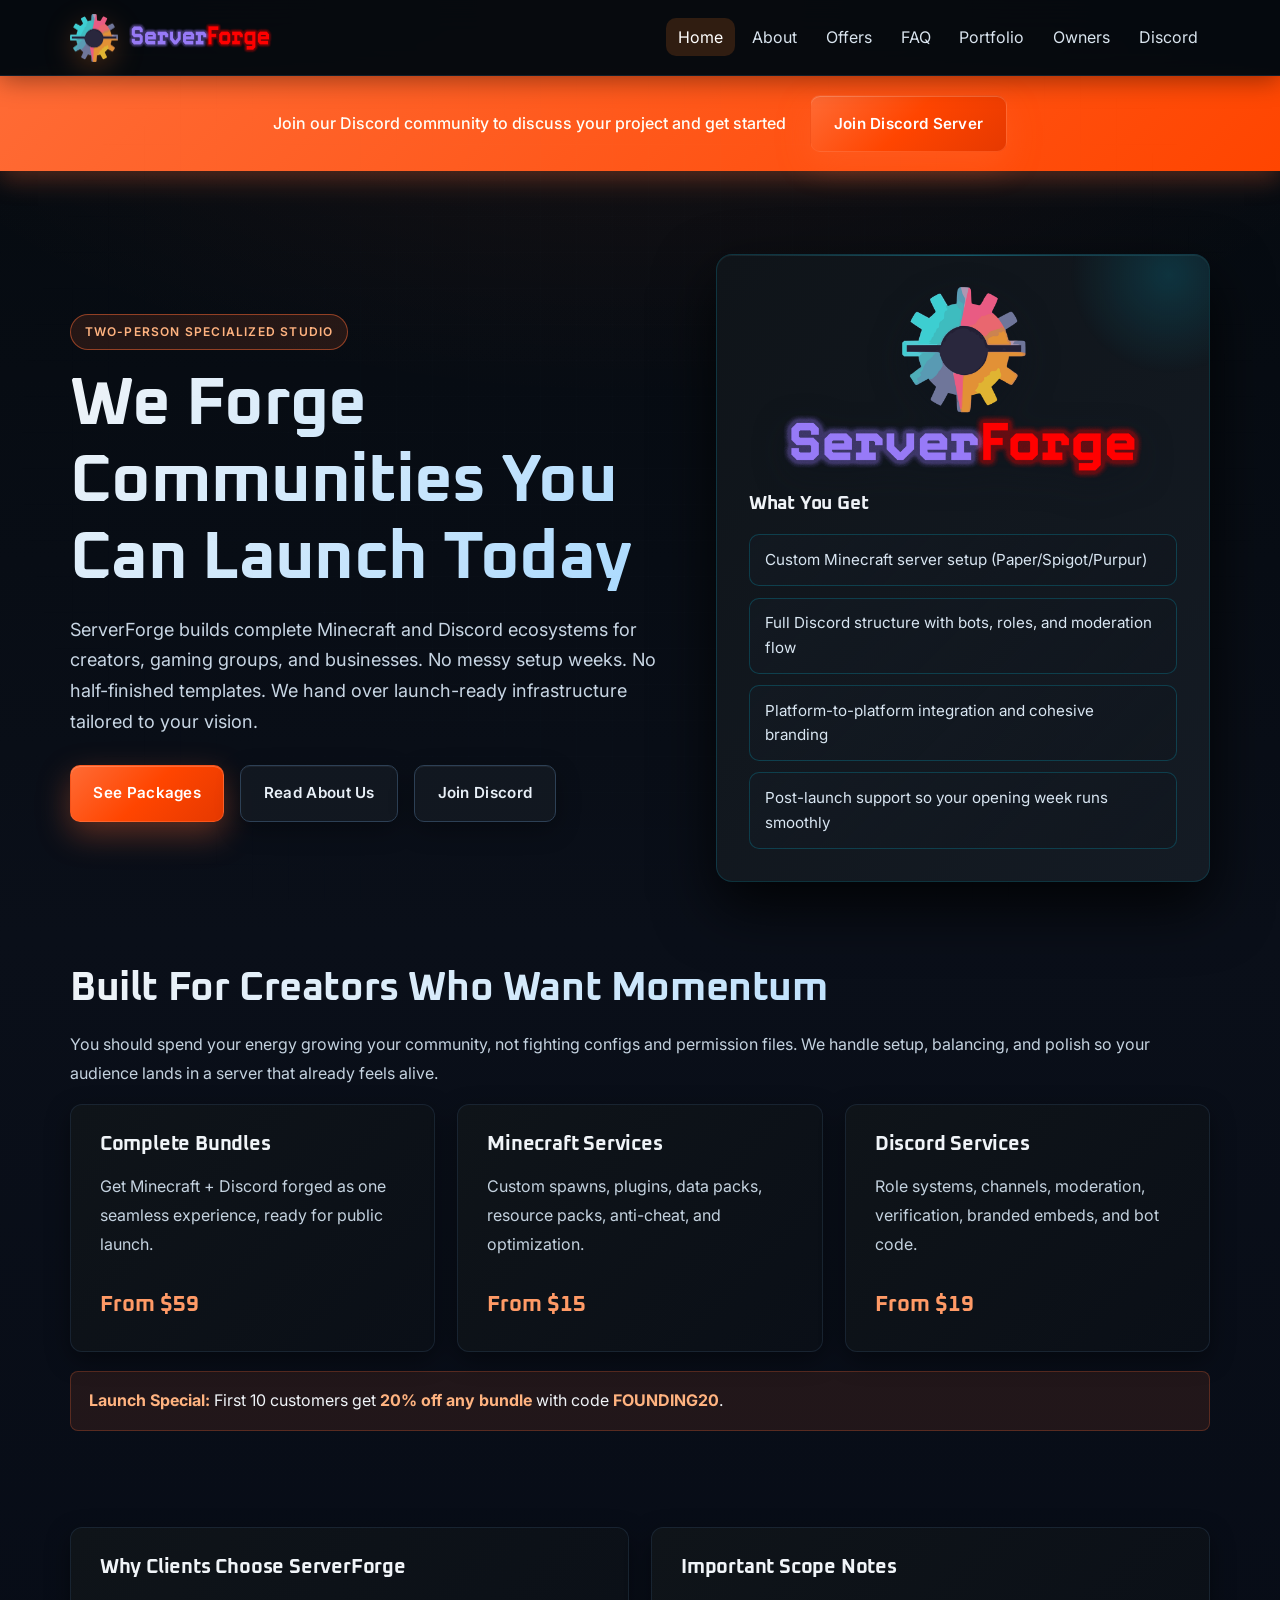
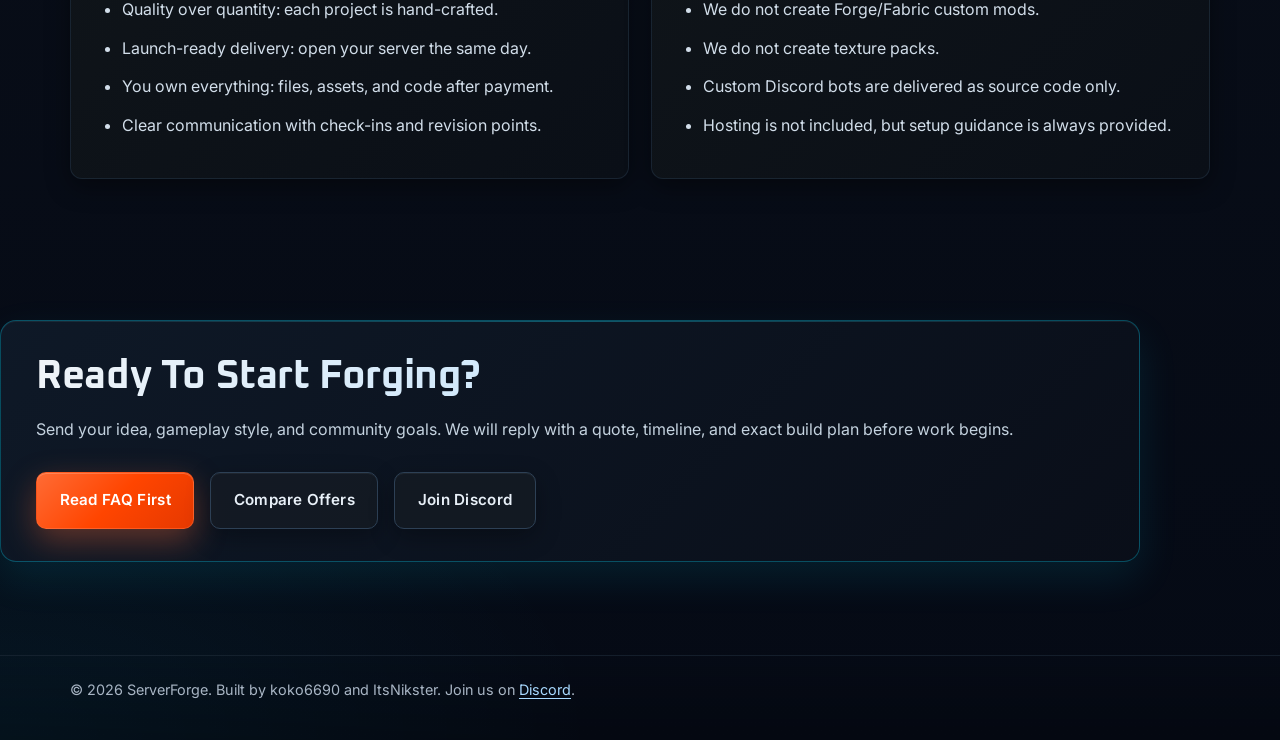
<file: index.html>
<!DOCTYPE html>
<html lang="en">
<head>
  <meta charset="UTF-8" />
  <meta name="viewport" content="width=device-width, initial-scale=1.0" />
  <title>ServerForge | Launch-Ready Minecraft + Discord Communities</title>
  <meta name="description" content="ServerForge crafts launch-ready Minecraft servers and Discord communities. Custom plugins, builds, data packs, and full bundles built for your vision." />
  <meta name="theme-color" content="#ff6b35" />
  <meta property="og:title" content="ServerForge | Launch-Ready Minecraft + Discord Communities" />
  <meta property="og:description" content="ServerForge crafts launch-ready Minecraft servers and Discord communities. Custom plugins, builds, data packs, and full bundles built for your vision." />
  <meta property="og:image" content="assets/serverforge-hero.png" />
  <meta property="og:type" content="website" />
  <link rel="icon" href="assets/serverforge-logo-header.png" type="image/png" />
  <link rel="stylesheet" href="styles.css" />
</head>
<body>
  <header class="site-header">
    <div class="container row">
      <a class="brand" href="index.html" aria-label="ServerForge home">
        <img class="brand-logo" src="assets/serverforge-logo-header.png" alt="ServerForge logo" width="192" height="194" />
        <img class="brand-wordmark" src="assets/serverforge-wordmark-header.png" alt="ServerForge" width="900" height="189" />
      </a>

      <button class="menu-button" type="button" data-menu-button aria-expanded="false" aria-controls="site-nav">Menu</button>

      <nav class="site-nav" id="site-nav" data-site-nav data-open="false" aria-label="Main navigation">
        <ul>
          <li><a href="index.html" aria-current="page">Home</a></li>
          <li><a href="about.html">About</a></li>
          <li><a href="offers.html">Offers</a></li>
          <li><a href="faq.html">FAQ</a></li>
          <li><a href="portfolio.html">Portfolio</a></li>
          <li><a href="owners.html">Owners</a></li>
          <li><a href="https://discord.gg/hBvJn2bCZu" target="_blank" rel="noopener noreferrer">Discord</a></li>
        </ul>
      </nav>
    </div>
  </header>

  <main>
    <section class="discord-banner">
      <div class="container">
        <p>Join our Discord community to discuss your project and get started</p>
        <a class="btn btn-primary" href="https://discord.gg/hBvJn2bCZu" target="_blank" rel="noopener noreferrer">Join Discord Server</a>
      </div>
    </section>

    <section class="page-hero">
      <div class="container hero-grid">
        <div>
          <span class="kicker">Two-Person Specialized Studio</span>
          <h1>We Forge Communities You Can Launch Today</h1>
          <p class="lead">
            ServerForge builds complete Minecraft and Discord ecosystems for creators, gaming groups, and businesses.
            No messy setup weeks. No half-finished templates. We hand over launch-ready infrastructure tailored to your vision.
          </p>
          <div class="actions">
            <a class="btn btn-primary" href="offers.html">See Packages</a>
            <a class="btn btn-secondary" href="about.html">Read About Us</a>
            <a class="btn btn-secondary" href="https://discord.gg/hBvJn2bCZu" target="_blank" rel="noopener noreferrer">Join Discord</a>
          </div>
        </div>

        <aside class="hero-card" aria-label="What we build">
          <img class="hero-lockup" src="assets/serverforge-hero.png" alt="ServerForge logo and text" width="1200" height="638" />
          <h3>What You Get</h3>
          <ul class="hero-list">
            <li>Custom Minecraft server setup (Paper/Spigot/Purpur)</li>
            <li>Full Discord structure with bots, roles, and moderation flow</li>
            <li>Platform-to-platform integration and cohesive branding</li>
            <li>Post-launch support so your opening week runs smoothly</li>
          </ul>
        </aside>
      </div>
    </section>

    <section class="section">
      <div class="container">
        <h2>Built For Creators Who Want Momentum</h2>
        <p>
          You should spend your energy growing your community, not fighting configs and permission files.
          We handle setup, balancing, and polish so your audience lands in a server that already feels alive.
        </p>
        <div class="grid cols-3">
          <article class="card">
            <h3>Complete Bundles</h3>
            <p>Get Minecraft + Discord forged as one seamless experience, ready for public launch.</p>
            <a class="price" href="offers.html">From $59</a>
          </article>
          <article class="card">
            <h3>Minecraft Services</h3>
            <p>Custom spawns, plugins, data packs, resource packs, anti-cheat, and optimization.</p>
            <a class="price" href="offers.html">From $15</a>
          </article>
          <article class="card">
            <h3>Discord Services</h3>
            <p>Role systems, channels, moderation, verification, branded embeds, and bot code.</p>
            <a class="price" href="offers.html">From $19</a>
          </article>
        </div>

        <div class="notice">
          <strong>Launch Special:</strong> First 10 customers get <strong>20% off any bundle</strong> with code <strong>FOUNDING20</strong>.
        </div>
      </div>
    </section>

    <section class="section">
      <div class="container split">
        <article class="card">
          <h3>Why Clients Choose ServerForge</h3>
          <ul class="list">
            <li>Quality over quantity: each project is hand-crafted.</li>
            <li>Launch-ready delivery: open your server the same day.</li>
            <li>You own everything: files, assets, and code after payment.</li>
            <li>Clear communication with check-ins and revision points.</li>
          </ul>
        </article>

        <article class="card">
          <h3>Important Scope Notes</h3>
          <ul class="list">
            <li>We do not create Forge/Fabric custom mods.</li>
            <li>We do not create texture packs.</li>
            <li>Custom Discord bots are delivered as source code only.</li>
            <li>Hosting is not included, but setup guidance is always provided.</li>
          </ul>
        </article>
      </div>
    </section>

    <section class="section">
      <div class="container cta">
        <h2>Ready To Start Forging?</h2>
        <p>
          Send your idea, gameplay style, and community goals. We will reply with a quote,
          timeline, and exact build plan before work begins.
        </p>
        <div class="actions">
          <a class="btn btn-primary" href="faq.html">Read FAQ First</a>
          <a class="btn btn-secondary" href="offers.html">Compare Offers</a>
          <a class="btn btn-secondary" href="https://discord.gg/hBvJn2bCZu" target="_blank" rel="noopener noreferrer">Join Discord</a>
        </div>
      </div>
    </section>
  </main>

  <footer class="site-footer">
    <div class="container">
      © <span data-year></span> ServerForge. Built by koko6690 and ItsNikster. Join us on <a href="https://discord.gg/hBvJn2bCZu" target="_blank" rel="noopener noreferrer">Discord</a>.
    </div>
  </footer>

  <script src="script.js"></script>
</body>
</html>
</file>
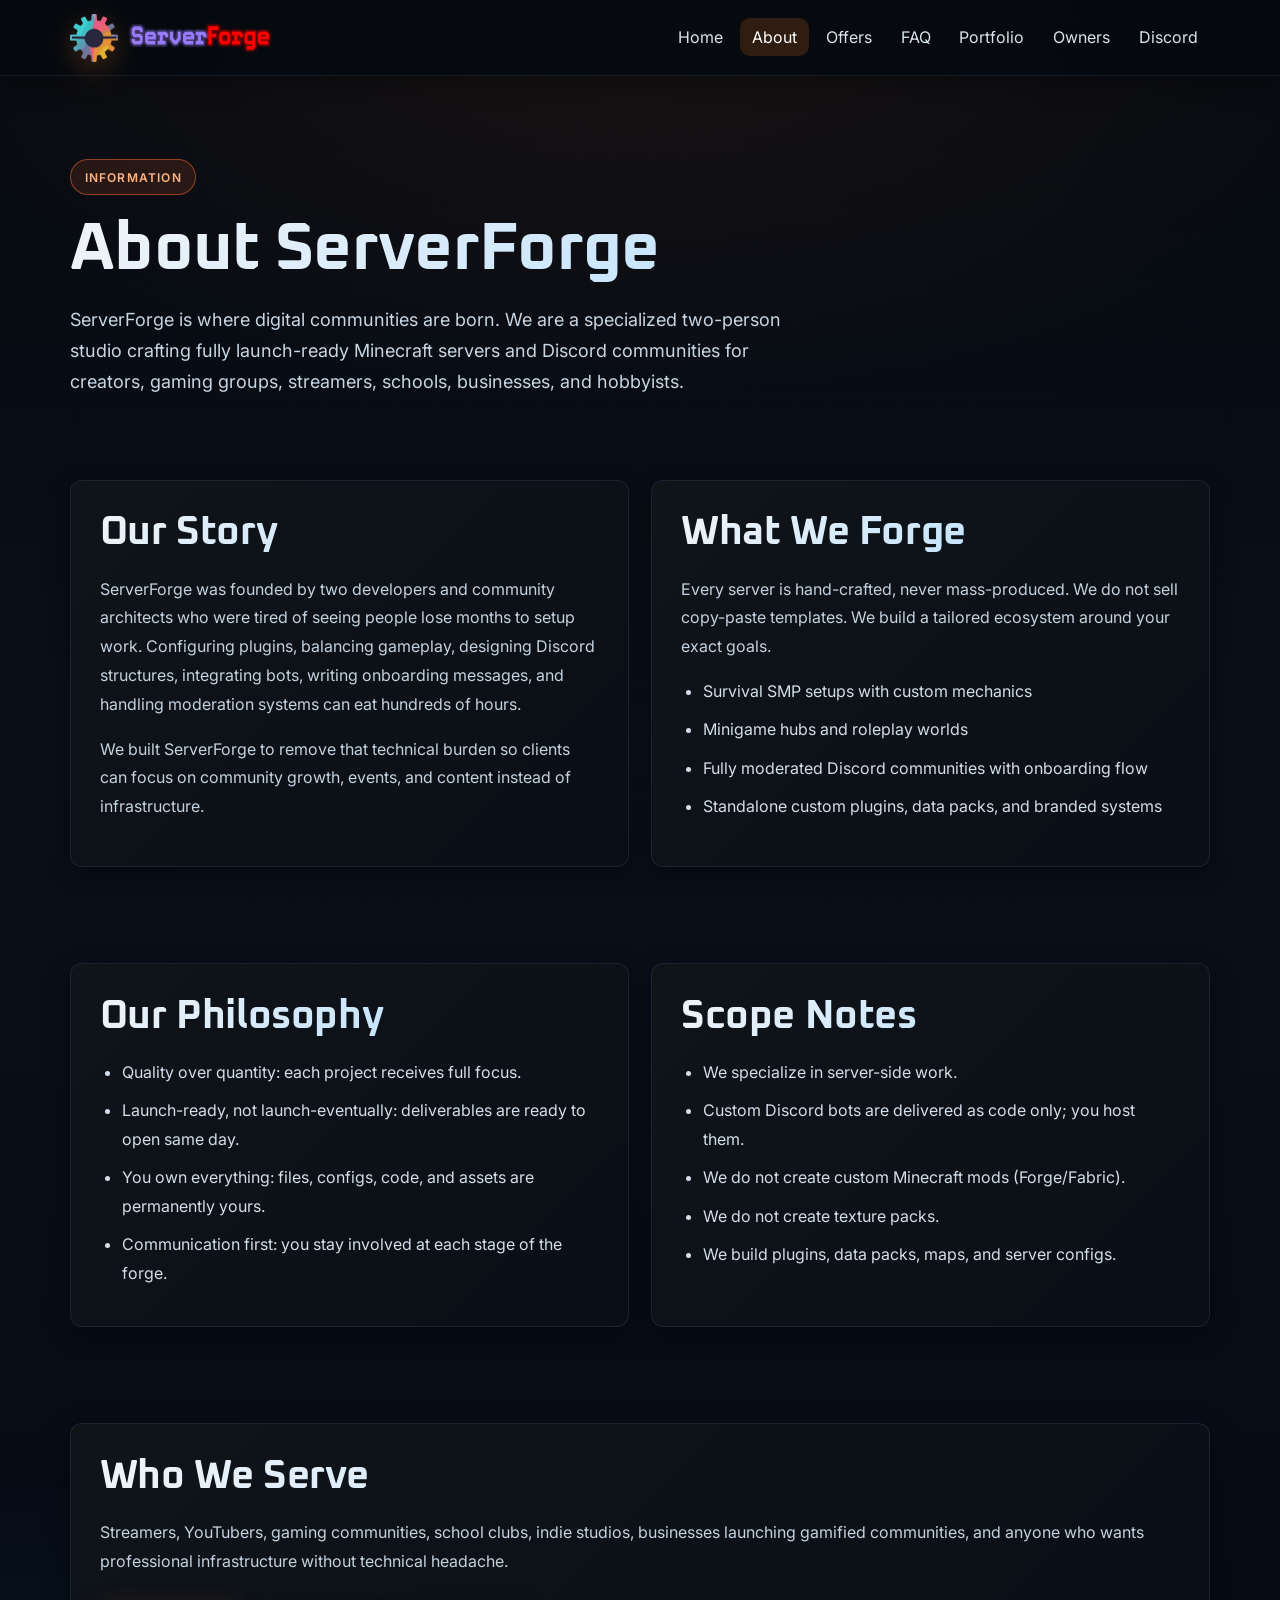
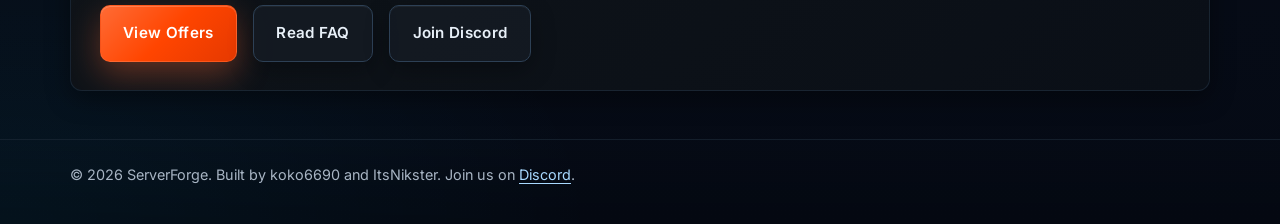
<file: about.html>
<!DOCTYPE html>
<html lang="en">
<head>
  <meta charset="UTF-8" />
  <meta name="viewport" content="width=device-width, initial-scale=1.0" />
  <title>ServerForge Information | About ServerForge</title>
  <meta name="description" content="Learn about ServerForge: our story, philosophy, scope, and who we help with launch-ready Minecraft and Discord communities." />
  <meta name="theme-color" content="#ff6b35" />
  <meta property="og:title" content="ServerForge Information | About Us" />
  <meta property="og:description" content="Learn about ServerForge: our story, philosophy, and who we help with launch-ready Minecraft and Discord communities." />
  <meta property="og:image" content="assets/serverforge-hero.png" />
  <meta property="og:type" content="website" />
  <link rel="icon" href="assets/serverforge-logo-header.png" type="image/png" />
  <link rel="stylesheet" href="styles.css" />
</head>
<body>
  <header class="site-header">
    <div class="container row">
      <a class="brand" href="index.html" aria-label="ServerForge home">
        <img class="brand-logo" src="assets/serverforge-logo-header.png" alt="ServerForge logo" width="192" height="194" />
        <img class="brand-wordmark" src="assets/serverforge-wordmark-header.png" alt="ServerForge" width="900" height="189" />
      </a>

      <button class="menu-button" type="button" data-menu-button aria-expanded="false" aria-controls="site-nav">Menu</button>

      <nav class="site-nav" id="site-nav" data-site-nav data-open="false" aria-label="Main navigation">
        <ul>
          <li><a href="index.html">Home</a></li>
          <li><a href="about.html" aria-current="page">About</a></li>
          <li><a href="offers.html">Offers</a></li>
          <li><a href="faq.html">FAQ</a></li>
          <li><a href="portfolio.html">Portfolio</a></li>
          <li><a href="owners.html">Owners</a></li>
          <li><a href="https://discord.gg/hBvJn2bCZu" target="_blank" rel="noopener noreferrer">Discord</a></li>
        </ul>
      </nav>
    </div>
  </header>

  <main>
    <section class="page-hero">
      <div class="container">
        <span class="kicker">Information</span>
        <h1>About ServerForge</h1>
        <p class="lead">
          ServerForge is where digital communities are born. We are a specialized two-person studio
          crafting fully launch-ready Minecraft servers and Discord communities for creators, gaming groups,
          streamers, schools, businesses, and hobbyists.
        </p>
      </div>
    </section>

    <section class="section">
      <div class="container split">
        <article class="card">
          <h2>Our Story</h2>
          <p>
            ServerForge was founded by two developers and community architects who were tired of seeing people
            lose months to setup work. Configuring plugins, balancing gameplay, designing Discord structures,
            integrating bots, writing onboarding messages, and handling moderation systems can eat hundreds of hours.
          </p>
          <p>
            We built ServerForge to remove that technical burden so clients can focus on community growth,
            events, and content instead of infrastructure.
          </p>
        </article>

        <article class="card">
          <h2>What We Forge</h2>
          <p>
            Every server is hand-crafted, never mass-produced. We do not sell copy-paste templates.
            We build a tailored ecosystem around your exact goals.
          </p>
          <ul class="list">
            <li>Survival SMP setups with custom mechanics</li>
            <li>Minigame hubs and roleplay worlds</li>
            <li>Fully moderated Discord communities with onboarding flow</li>
            <li>Standalone custom plugins, data packs, and branded systems</li>
          </ul>
        </article>
      </div>
    </section>

    <section class="section">
      <div class="container split">
        <article class="card">
          <h2>Our Philosophy</h2>
          <ul class="list">
            <li>Quality over quantity: each project receives full focus.</li>
            <li>Launch-ready, not launch-eventually: deliverables are ready to open same day.</li>
            <li>You own everything: files, configs, code, and assets are permanently yours.</li>
            <li>Communication first: you stay involved at each stage of the forge.</li>
          </ul>
        </article>

        <article class="card">
          <h2>Scope Notes</h2>
          <ul class="list">
            <li>We specialize in server-side work.</li>
            <li>Custom Discord bots are delivered as code only; you host them.</li>
            <li>We do not create custom Minecraft mods (Forge/Fabric).</li>
            <li>We do not create texture packs.</li>
            <li>We build plugins, data packs, maps, and server configs.</li>
          </ul>
        </article>
      </div>
    </section>

    <section class="section">
      <div class="container card">
        <h2>Who We Serve</h2>
        <p>
          Streamers, YouTubers, gaming communities, school clubs, indie studios, businesses launching gamified
          communities, and anyone who wants professional infrastructure without technical headache.
        </p>
        <div class="actions">
          <a class="btn btn-primary" href="offers.html">View Offers</a>
          <a class="btn btn-secondary" href="faq.html">Read FAQ</a>
          <a class="btn btn-secondary" href="https://discord.gg/hBvJn2bCZu" target="_blank" rel="noopener noreferrer">Join Discord</a>
        </div>
      </div>
    </section>
  </main>

  <footer class="site-footer">
    <div class="container">
      © <span data-year></span> ServerForge. Built by koko6690 and ItsNikster. Join us on <a href="https://discord.gg/hBvJn2bCZu" target="_blank" rel="noopener noreferrer">Discord</a>.
    </div>
  </footer>

  <script src="script.js"></script>
</body>
</html>
</file>
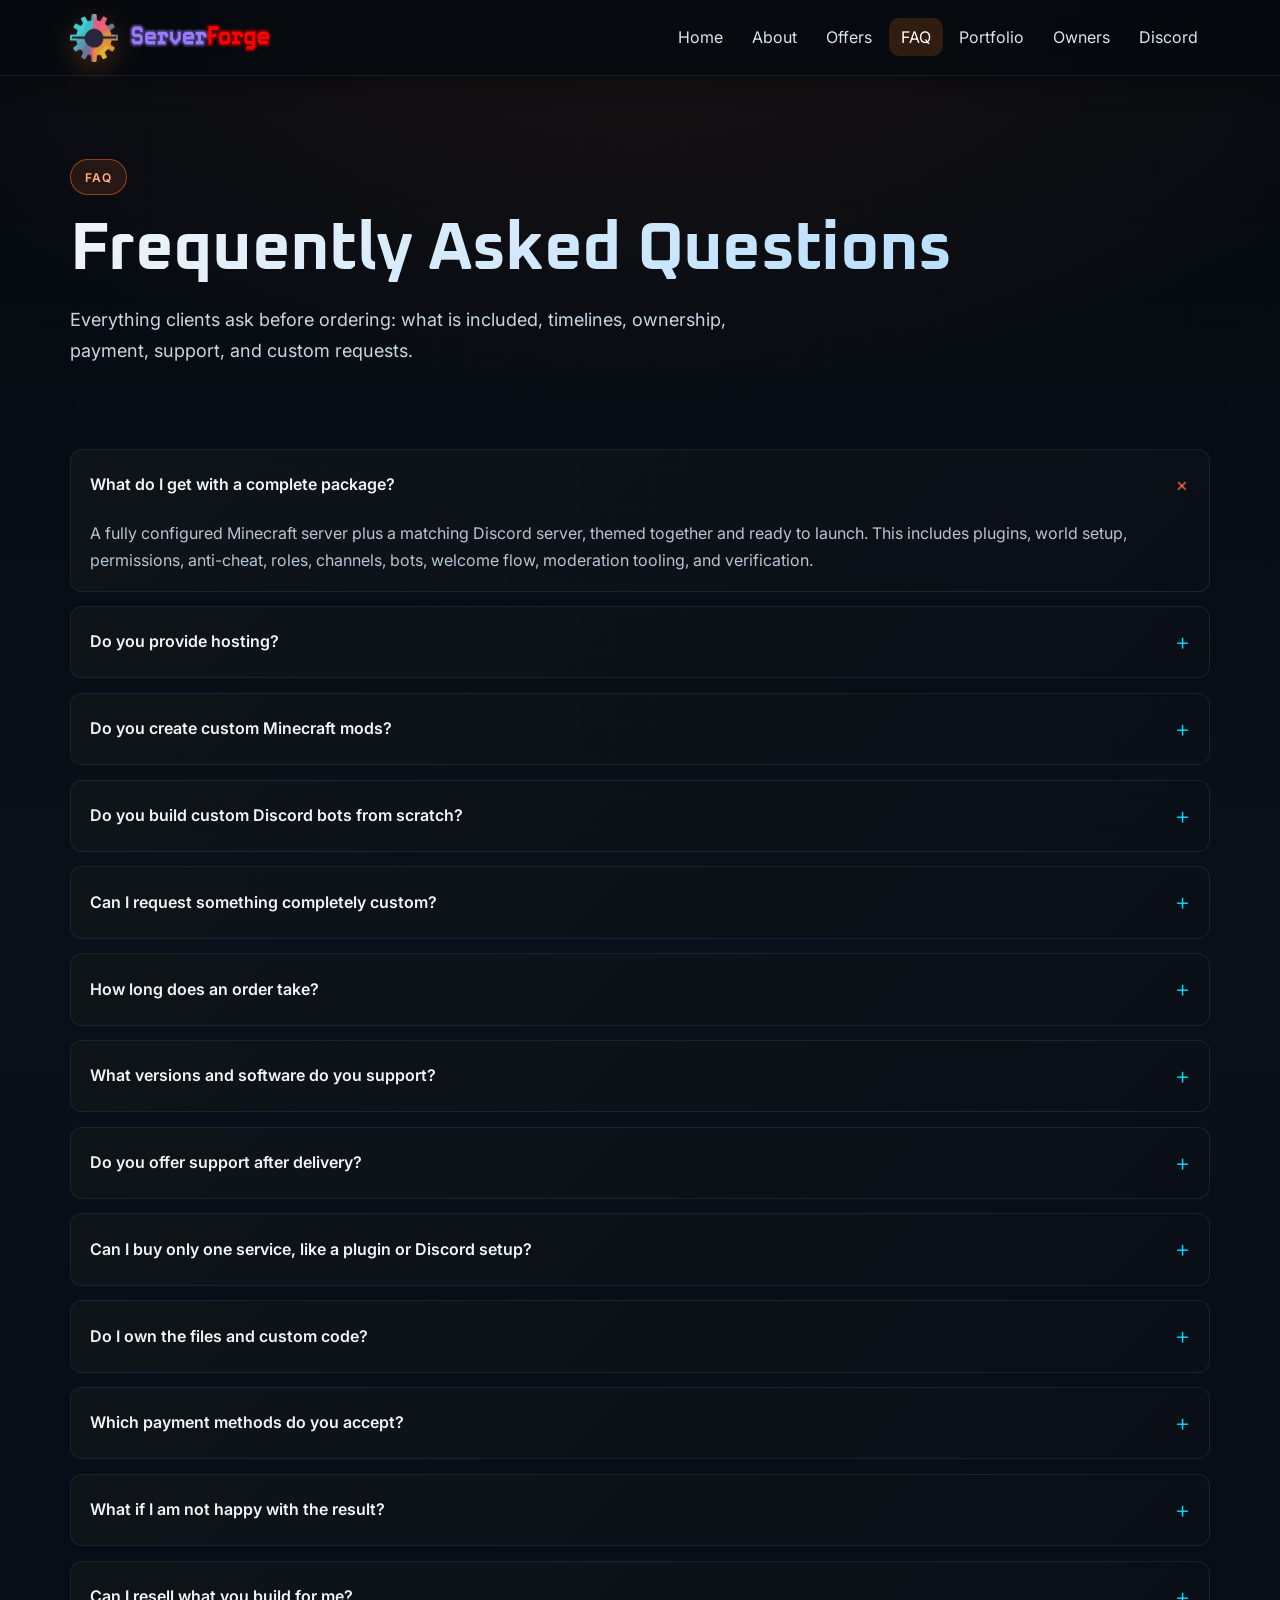
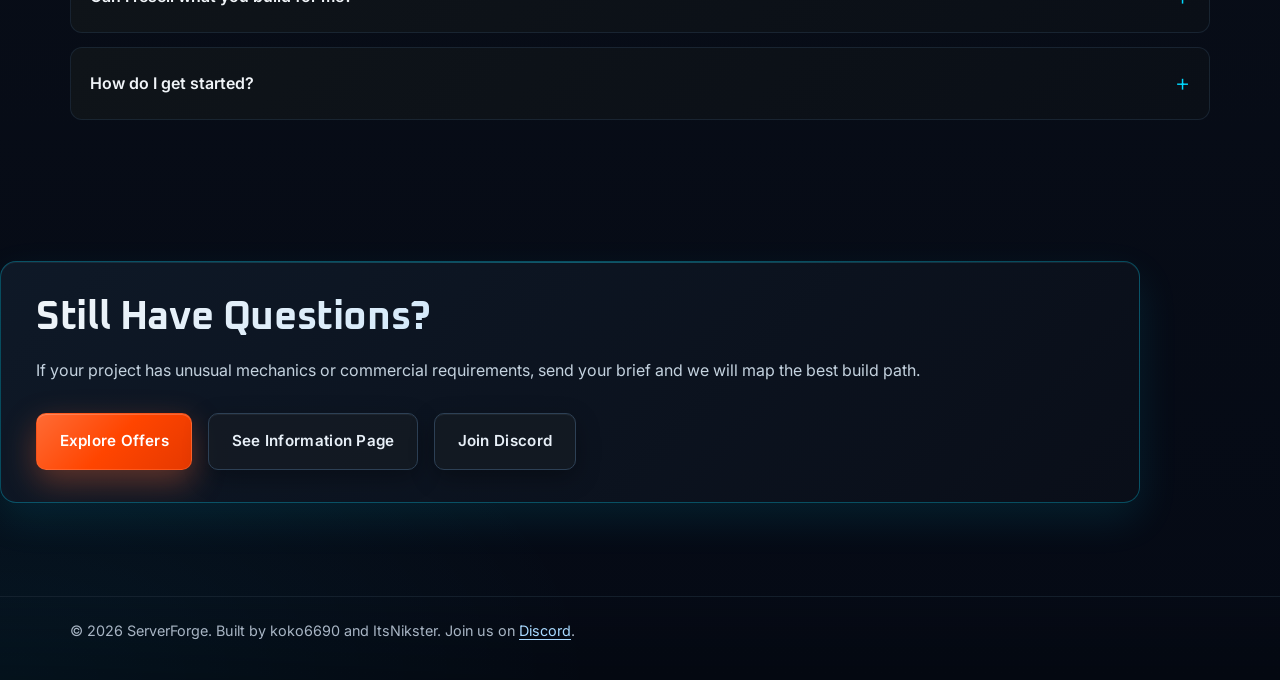
<file: faq.html>
<!DOCTYPE html>
<html lang="en">
<head>
  <meta charset="UTF-8" />
  <meta name="viewport" content="width=device-width, initial-scale=1.0" />
  <title>ServerForge FAQ | Common Questions and Policies</title>
  <meta name="description" content="Frequently asked questions about ServerForge services, hosting, ownership, support windows, revisions, timelines, and payment terms." />
  <meta name="theme-color" content="#ff6b35" />
  <meta property="og:title" content="ServerForge FAQ | Common Questions" />
  <meta property="og:description" content="Frequently asked questions about ServerForge services, hosting, support, and how to get started." />
  <meta property="og:image" content="assets/serverforge-hero.png" />
  <meta property="og:type" content="website" />
  <link rel="icon" href="assets/serverforge-logo-header.png" type="image/png" />
  <link rel="stylesheet" href="styles.css" />
</head>
<body>
  <header class="site-header">
    <div class="container row">
      <a class="brand" href="index.html" aria-label="ServerForge home">
        <img class="brand-logo" src="assets/serverforge-logo-header.png" alt="ServerForge logo" width="192" height="194" />
        <img class="brand-wordmark" src="assets/serverforge-wordmark-header.png" alt="ServerForge" width="900" height="189" />
      </a>

      <button class="menu-button" type="button" data-menu-button aria-expanded="false" aria-controls="site-nav">Menu</button>

      <nav class="site-nav" id="site-nav" data-site-nav data-open="false" aria-label="Main navigation">
        <ul>
          <li><a href="index.html">Home</a></li>
          <li><a href="about.html">About</a></li>
          <li><a href="offers.html">Offers</a></li>
          <li><a href="faq.html" aria-current="page">FAQ</a></li>
          <li><a href="portfolio.html">Portfolio</a></li>
          <li><a href="owners.html">Owners</a></li>
          <li><a href="https://discord.gg/hBvJn2bCZu" target="_blank" rel="noopener noreferrer">Discord</a></li>
        </ul>
      </nav>
    </div>
  </header>

  <main>
    <section class="page-hero">
      <div class="container">
        <span class="kicker">FAQ</span>
        <h1>Frequently Asked Questions</h1>
        <p class="lead">
          Everything clients ask before ordering: what is included, timelines, ownership,
          payment, support, and custom requests.
        </p>
      </div>
    </section>

    <section class="section">
      <div class="container faq">
        <details open>
          <summary>What do I get with a complete package?</summary>
          <p>
            A fully configured Minecraft server plus a matching Discord server, themed together and ready to launch.
            This includes plugins, world setup, permissions, anti-cheat, roles, channels, bots, welcome flow,
            moderation tooling, and verification.
          </p>
        </details>

        <details>
          <summary>Do you provide hosting?</summary>
          <p>
            No. We focus on forging and setup. We can recommend trusted hosts and provide full deployment instructions.
          </p>
        </details>

        <details>
          <summary>Do you create custom Minecraft mods?</summary>
          <p>
            No. We do not build Forge/Fabric mods. We specialize in Paper/Spigot/Purpur plugins,
            data packs, builds, and server configurations. We also do not create texture packs.
          </p>
        </details>

        <details>
          <summary>Do you build custom Discord bots from scratch?</summary>
          <p>
            Yes, as code delivery only. You receive a clean, documented codebase and host it yourself.
            We provide setup guidance and point you to options like Railway, Replit, or VPS hosting.
          </p>
        </details>

        <details>
          <summary>Can I request something completely custom?</summary>
          <p>
            Absolutely. Custom work is our specialty. Share your vision and we can forge custom plugins,
            data packs, bot code, gameplay mechanics, and full platform themes.
          </p>
        </details>

        <details>
          <summary>How long does an order take?</summary>
          <p>
            Scope-dependent: a small data pack may take 3 to 5 days, while full Minecraft + Discord packages
            usually take 1 to 3 weeks. We provide a precise timeline before starting.
          </p>
        </details>

        <details>
          <summary>What versions and software do you support?</summary>
          <p>
            Latest stable Paper, Spigot, and Purpur. If you are unsure, we will recommend the best option for your project.
          </p>
        </details>

        <details>
          <summary>Do you offer support after delivery?</summary>
          <p>
            Yes. Every package includes a free post-launch support window (typically 7 to 14 days by package size).
            Extended support is available as an add-on.
          </p>
        </details>

        <details>
          <summary>Can I buy only one service, like a plugin or Discord setup?</summary>
          <p>
            Yes. Everything is modular. You can order single products such as a plugin, build,
            data pack, Discord setup, or bot code.
          </p>
        </details>

        <details>
          <summary>Do I own the files and custom code?</summary>
          <p>
            100%. After payment is complete, all files, configs, plugins, builds, bot code,
            and Discord assets are yours with no hidden subscriptions.
          </p>
        </details>

        <details>
          <summary>Which payment methods do you accept?</summary>
          <p>
            PayPal only for now. Orders use a 50% deposit to secure your slot and 50% on final delivery.
          </p>
        </details>

        <details>
          <summary>What if I am not happy with the result?</summary>
          <p>
            We work with check-in points and revision rounds during production. A project is not marked done until
            you are satisfied with the agreed scope.
          </p>
        </details>

        <details>
          <summary>Can I resell what you build for me?</summary>
          <p>
            Personal or own-community use is unlimited. Reselling as-is is not allowed.
            Commercial licensing is available for agencies and resellers.
          </p>
        </details>

        <details>
          <summary>How do I get started?</summary>
          <p>
            Reach out with your idea. We respond with a quote, timeline, and a few clarifying questions before work begins.
          </p>
          <div class="actions">
            <a class="btn btn-primary" href="https://discord.gg/hBvJn2bCZu" target="_blank" rel="noopener noreferrer">Join Discord</a>
          </div>
        </details>
      </div>
    </section>

    <section class="section">
      <div class="container cta">
        <h2>Still Have Questions?</h2>
        <p>
          If your project has unusual mechanics or commercial requirements, send your brief and we will map the best build path.
        </p>
        <div class="actions">
          <a class="btn btn-primary" href="offers.html">Explore Offers</a>
          <a class="btn btn-secondary" href="about.html">See Information Page</a>
          <a class="btn btn-secondary" href="https://discord.gg/hBvJn2bCZu" target="_blank" rel="noopener noreferrer">Join Discord</a>
        </div>
      </div>
    </section>
  </main>

  <footer class="site-footer">
    <div class="container">
      © <span data-year></span> ServerForge. Built by koko6690 and ItsNikster. Join us on <a href="https://discord.gg/hBvJn2bCZu" target="_blank" rel="noopener noreferrer">Discord</a>.
    </div>
  </footer>

  <script src="script.js"></script>
</body>
</html>
</file>
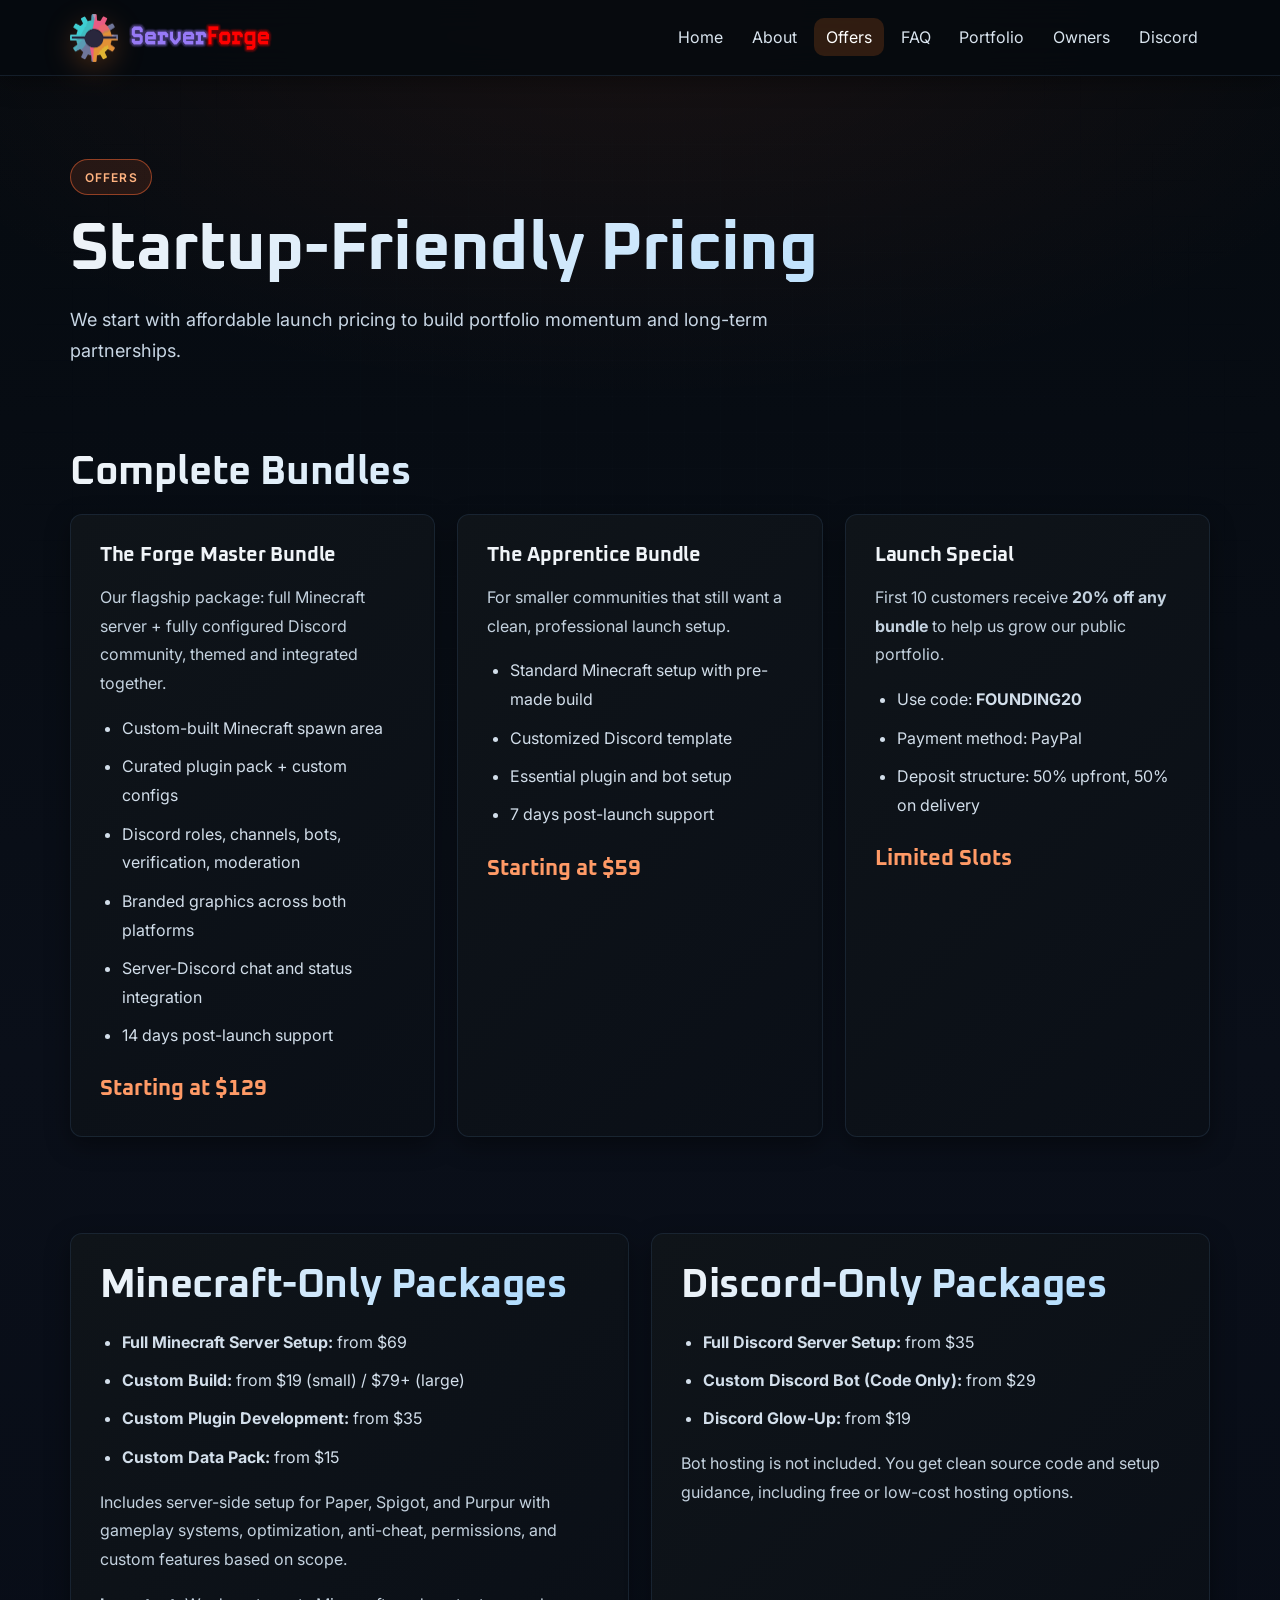
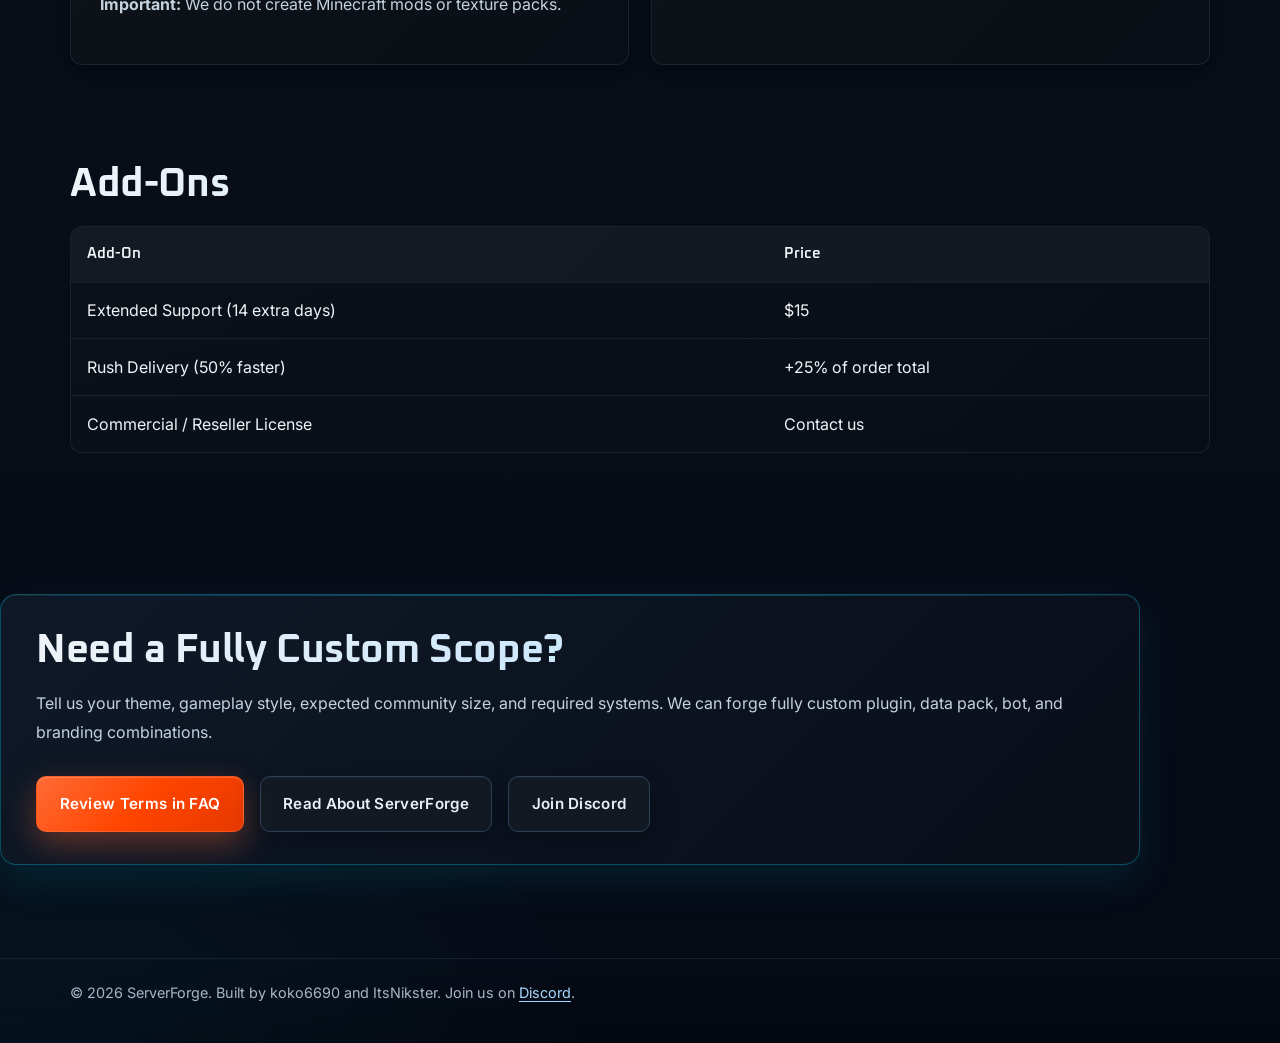
<file: offers.html>
<!DOCTYPE html>
<html lang="en">
<head>
  <meta charset="UTF-8" />
  <meta name="viewport" content="width=device-width, initial-scale=1.0" />
  <title>ServerForge Offers | Bundles, Minecraft, and Discord Services</title>
  <meta name="description" content="See ServerForge startup-friendly pricing: full Minecraft + Discord bundles, custom plugins, builds, data packs, and Discord setup services." />
  <meta name="theme-color" content="#ff6b35" />
  <meta property="og:title" content="ServerForge Offers | Bundles & Services" />
  <meta property="og:description" content="See ServerForge startup-friendly pricing: full Minecraft + Discord bundles, custom plugins, builds, and data packs." />
  <meta property="og:image" content="assets/serverforge-hero.png" />
  <meta property="og:type" content="website" />
  <link rel="icon" href="assets/serverforge-logo-header.png" type="image/png" />
  <link rel="stylesheet" href="styles.css" />
</head>
<body>
  <header class="site-header">
    <div class="container row">
      <a class="brand" href="index.html" aria-label="ServerForge home">
        <img class="brand-logo" src="assets/serverforge-logo-header.png" alt="ServerForge logo" width="192" height="194" />
        <img class="brand-wordmark" src="assets/serverforge-wordmark-header.png" alt="ServerForge" width="900" height="189" />
      </a>

      <button class="menu-button" type="button" data-menu-button aria-expanded="false" aria-controls="site-nav">Menu</button>

      <nav class="site-nav" id="site-nav" data-site-nav data-open="false" aria-label="Main navigation">
        <ul>
          <li><a href="index.html">Home</a></li>
          <li><a href="about.html">About</a></li>
          <li><a href="offers.html" aria-current="page">Offers</a></li>
          <li><a href="faq.html">FAQ</a></li>
          <li><a href="portfolio.html">Portfolio</a></li>
          <li><a href="owners.html">Owners</a></li>
          <li><a href="https://discord.gg/hBvJn2bCZu" target="_blank" rel="noopener noreferrer">Discord</a></li>
        </ul>
      </nav>
    </div>
  </header>

  <main>
    <section class="page-hero">
      <div class="container">
        <span class="kicker">Offers</span>
        <h1>Startup-Friendly Pricing</h1>
        <p class="lead">
          We start with affordable launch pricing to build portfolio momentum and long-term partnerships.
        </p>
      </div>
    </section>

    <section class="section">
      <div class="container">
        <h2>Complete Bundles</h2>
        <div class="grid cols-3">
          <article class="card">
            <h3>The Forge Master Bundle</h3>
            <p>Our flagship package: full Minecraft server + fully configured Discord community, themed and integrated together.</p>
            <ul class="list">
              <li>Custom-built Minecraft spawn area</li>
              <li>Curated plugin pack + custom configs</li>
              <li>Discord roles, channels, bots, verification, moderation</li>
              <li>Branded graphics across both platforms</li>
              <li>Server-Discord chat and status integration</li>
              <li>14 days post-launch support</li>
            </ul>
            <span class="price">Starting at $129</span>
          </article>

          <article class="card">
            <h3>The Apprentice Bundle</h3>
            <p>For smaller communities that still want a clean, professional launch setup.</p>
            <ul class="list">
              <li>Standard Minecraft setup with pre-made build</li>
              <li>Customized Discord template</li>
              <li>Essential plugin and bot setup</li>
              <li>7 days post-launch support</li>
            </ul>
            <span class="price">Starting at $59</span>
          </article>

          <article class="card">
            <h3>Launch Special</h3>
            <p>First 10 customers receive <strong>20% off any bundle</strong> to help us grow our public portfolio.</p>
            <ul class="list">
              <li>Use code: <strong>FOUNDING20</strong></li>
              <li>Payment method: PayPal</li>
              <li>Deposit structure: 50% upfront, 50% on delivery</li>
            </ul>
            <span class="price">Limited Slots</span>
          </article>
        </div>
      </div>
    </section>

    <section class="section">
      <div class="container split">
        <article class="card">
          <h2>Minecraft-Only Packages</h2>
          <ul class="list">
            <li><strong>Full Minecraft Server Setup:</strong> from $69</li>
            <li><strong>Custom Build:</strong> from $19 (small) / $79+ (large)</li>
            <li><strong>Custom Plugin Development:</strong> from $35</li>
            <li><strong>Custom Data Pack:</strong> from $15</li>
          </ul>
          <p>
            Includes server-side setup for Paper, Spigot, and Purpur with gameplay systems,
            optimization, anti-cheat, permissions, and custom features based on scope.
          </p>
          <p>
            <strong>Important:</strong> We do not create Minecraft mods or texture packs.
          </p>
        </article>

        <article class="card">
          <h2>Discord-Only Packages</h2>
          <ul class="list">
            <li><strong>Full Discord Server Setup:</strong> from $35</li>
            <li><strong>Custom Discord Bot (Code Only):</strong> from $29</li>
            <li><strong>Discord Glow-Up:</strong> from $19</li>
          </ul>
          <p>
            Bot hosting is not included. You get clean source code and setup guidance,
            including free or low-cost hosting options.
          </p>
        </article>
      </div>
    </section>

    <section class="section">
      <div class="container">
        <h2>Add-Ons</h2>
        <div class="table-wrap" role="region" aria-label="Add-on pricing table">
          <table>
            <thead>
              <tr>
                <th>Add-On</th>
                <th>Price</th>
              </tr>
            </thead>
            <tbody>
              <tr>
                <td>Extended Support (14 extra days)</td>
                <td>$15</td>
              </tr>
              <tr>
                <td>Rush Delivery (50% faster)</td>
                <td>+25% of order total</td>
              </tr>
              <tr>
                <td>Commercial / Reseller License</td>
                <td>Contact us</td>
              </tr>
            </tbody>
          </table>
        </div>
      </div>
    </section>

    <section class="section">
      <div class="container cta">
        <h2>Need a Fully Custom Scope?</h2>
        <p>
          Tell us your theme, gameplay style, expected community size, and required systems.
          We can forge fully custom plugin, data pack, bot, and branding combinations.
        </p>
        <div class="actions">
          <a class="btn btn-primary" href="faq.html">Review Terms in FAQ</a>
          <a class="btn btn-secondary" href="about.html">Read About ServerForge</a>
          <a class="btn btn-secondary" href="https://discord.gg/hBvJn2bCZu" target="_blank" rel="noopener noreferrer">Join Discord</a>
        </div>
      </div>
    </section>
  </main>

  <footer class="site-footer">
    <div class="container">
      © <span data-year></span> ServerForge. Built by koko6690 and ItsNikster. Join us on <a href="https://discord.gg/hBvJn2bCZu" target="_blank" rel="noopener noreferrer">Discord</a>.
    </div>
  </footer>

  <script src="script.js"></script>
</body>
</html>
</file>
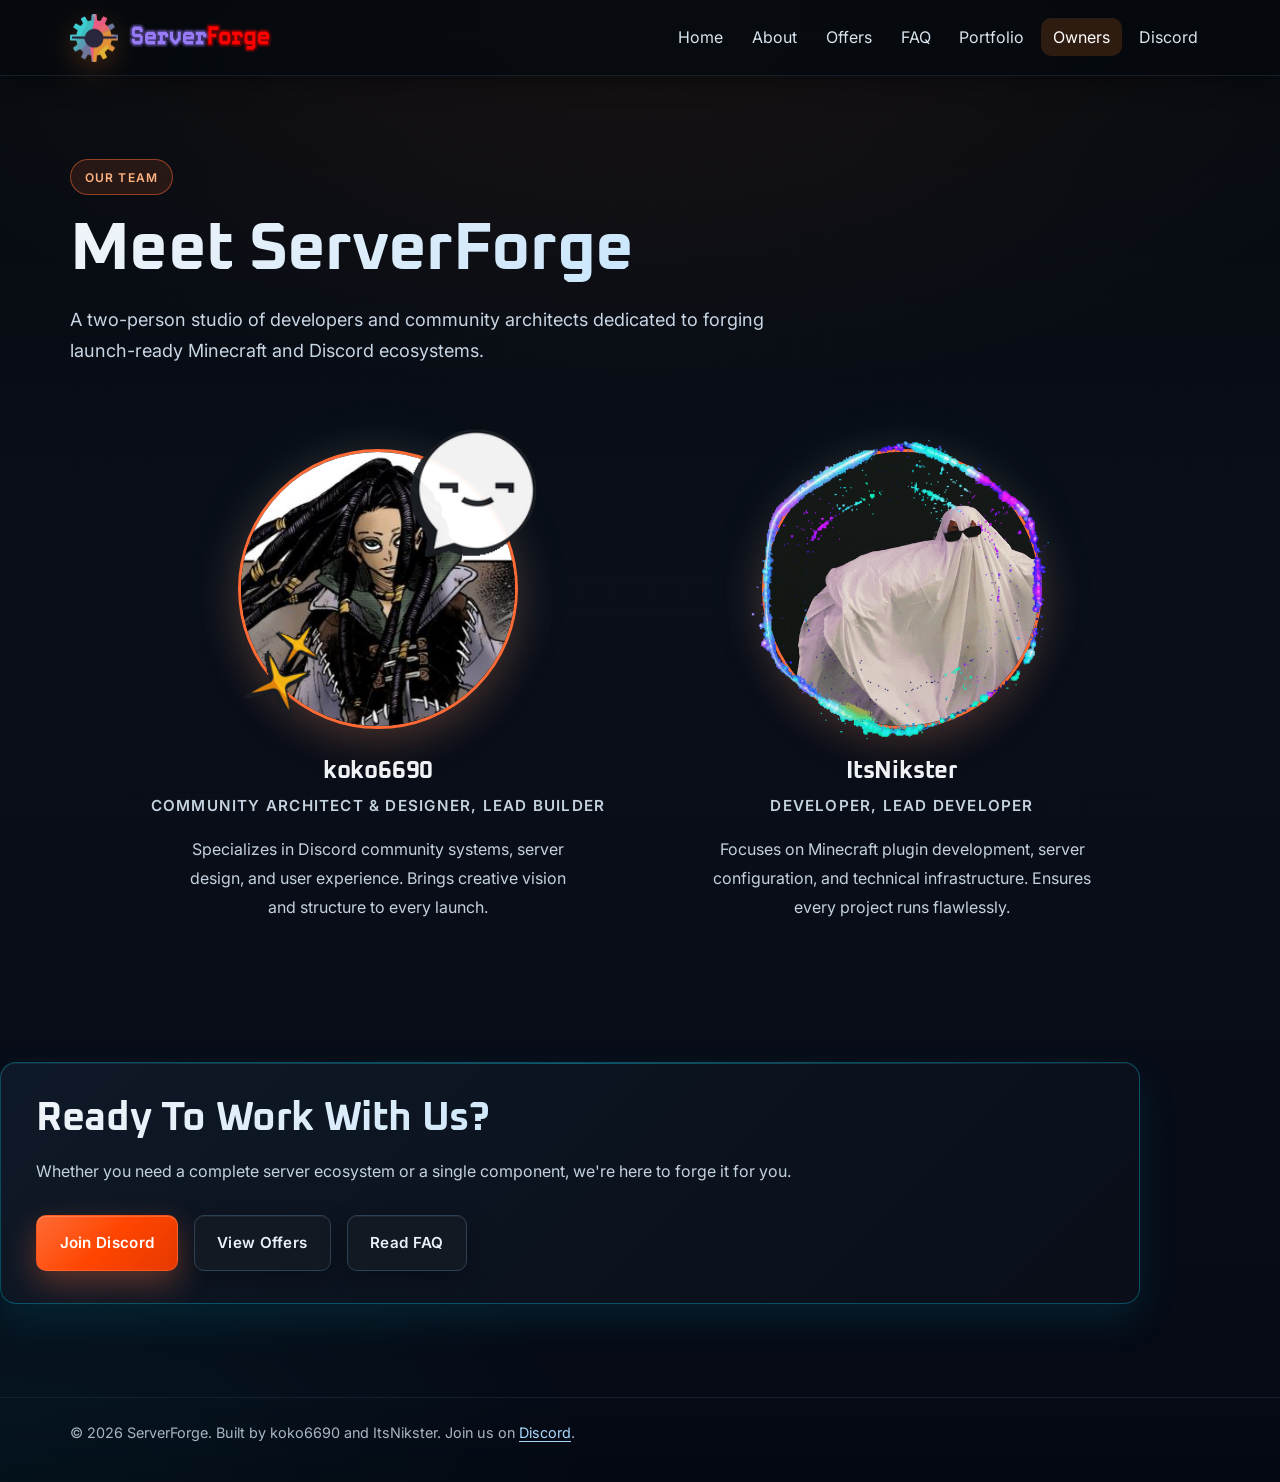
<file: owners.html>
<!DOCTYPE html>
<html lang="en">
<head>
  <meta charset="UTF-8" />
  <meta name="viewport" content="width=device-width, initial-scale=1.0" />
  <title>ServerForge Owners | Meet the Team</title>
  <meta name="description" content="Meet the two-person team behind ServerForge - koko6690 and ItsNikster." />
  <meta name="theme-color" content="#ff6b35" />
  <meta property="og:title" content="ServerForge Owners | Meet the Team" />
  <meta property="og:description" content="Meet koko6690 and ItsNikster, the two-person team behind ServerForge." />
  <meta property="og:image" content="assets/serverforge-hero.png" />
  <meta property="og:type" content="website" />
  <link rel="icon" href="assets/serverforge-logo-header.png" type="image/png" />
  <link rel="stylesheet" href="styles.css" />
</head>
<body>
  <header class="site-header">
    <div class="container row">
      <a class="brand" href="index.html" aria-label="ServerForge home">
        <img class="brand-logo" src="assets/serverforge-logo-header.png" alt="ServerForge logo" width="192" height="194" />
        <img class="brand-wordmark" src="assets/serverforge-wordmark-header.png" alt="ServerForge" width="900" height="189" />
      </a>

      <button class="menu-button" type="button" data-menu-button aria-expanded="false" aria-controls="site-nav">Menu</button>

      <nav class="site-nav" id="site-nav" data-site-nav data-open="false" aria-label="Main navigation">
        <ul>
          <li><a href="index.html">Home</a></li>
          <li><a href="about.html">About</a></li>
          <li><a href="offers.html">Offers</a></li>
          <li><a href="faq.html">FAQ</a></li>
          <li><a href="portfolio.html">Portfolio</a></li>
          <li><a href="owners.html" aria-current="page">Owners</a></li>
          <li><a href="https://discord.gg/hBvJn2bCZu" target="_blank" rel="noopener noreferrer">Discord</a></li>
        </ul>
      </nav>
    </div>
  </header>

  <main>
    <section class="page-hero">
      <div class="container">
        <span class="kicker">Our Team</span>
        <h1>Meet ServerForge</h1>
        <p class="lead">
          A two-person studio of developers and community architects dedicated to forging launch-ready Minecraft and Discord ecosystems.
        </p>
      </div>
    </section>

    <section class="section">
      <div class="container">
        <div class="owners-grid">
          <div class="owner-card">
            <div class="owner-image">
              <img src="assets/new koko6690.jpg" alt="koko6690" width="300" height="300" loading="lazy" decoding="async" />
              <img src="assets/skill isue.gif" alt="" aria-hidden="true" class="owner-decoration" width="288" height="288" loading="lazy" decoding="async" />
            </div>
            <h3>koko6690</h3>
            <p class="owner-role">Community Architect & Designer, Lead Builder</p>
            <p class="owner-bio">
              Specializes in Discord community systems, server design, and user experience. Brings creative vision and structure to every launch.
            </p>
          </div>

          <div class="owner-card">
            <div class="owner-image">
              <img src="assets/ItsNikster.gif" alt="ItsNikster" width="480" height="480" loading="lazy" decoding="async" />
              <img src="assets/RainbowDecoration.gif" alt="" aria-hidden="true" class="owner-decoration" width="288" height="288" loading="lazy" decoding="async" />
            </div>
            <h3>ItsNikster</h3>
            <p class="owner-role">Developer, Lead Developer</p>
            <p class="owner-bio">
              Focuses on Minecraft plugin development, server configuration, and technical infrastructure. Ensures every project runs flawlessly.
            </p>
          </div>
        </div>
      </div>
    </section>

    <section class="section">
      <div class="container cta">
        <h2>Ready To Work With Us?</h2>
        <p>
          Whether you need a complete server ecosystem or a single component, we're here to forge it for you.
        </p>
        <div class="actions">
          <a class="btn btn-primary" href="https://discord.gg/hBvJn2bCZu" target="_blank" rel="noopener noreferrer">Join Discord</a>
          <a class="btn btn-secondary" href="offers.html">View Offers</a>
          <a class="btn btn-secondary" href="faq.html">Read FAQ</a>
        </div>
      </div>
    </section>
  </main>

  <footer class="site-footer">
    <div class="container">
      © <span data-year></span> ServerForge. Built by koko6690 and ItsNikster. Join us on <a href="https://discord.gg/hBvJn2bCZu" target="_blank" rel="noopener noreferrer">Discord</a>.
    </div>
  </footer>

  <script src="script.js"></script>
</body>
</html>
</file>
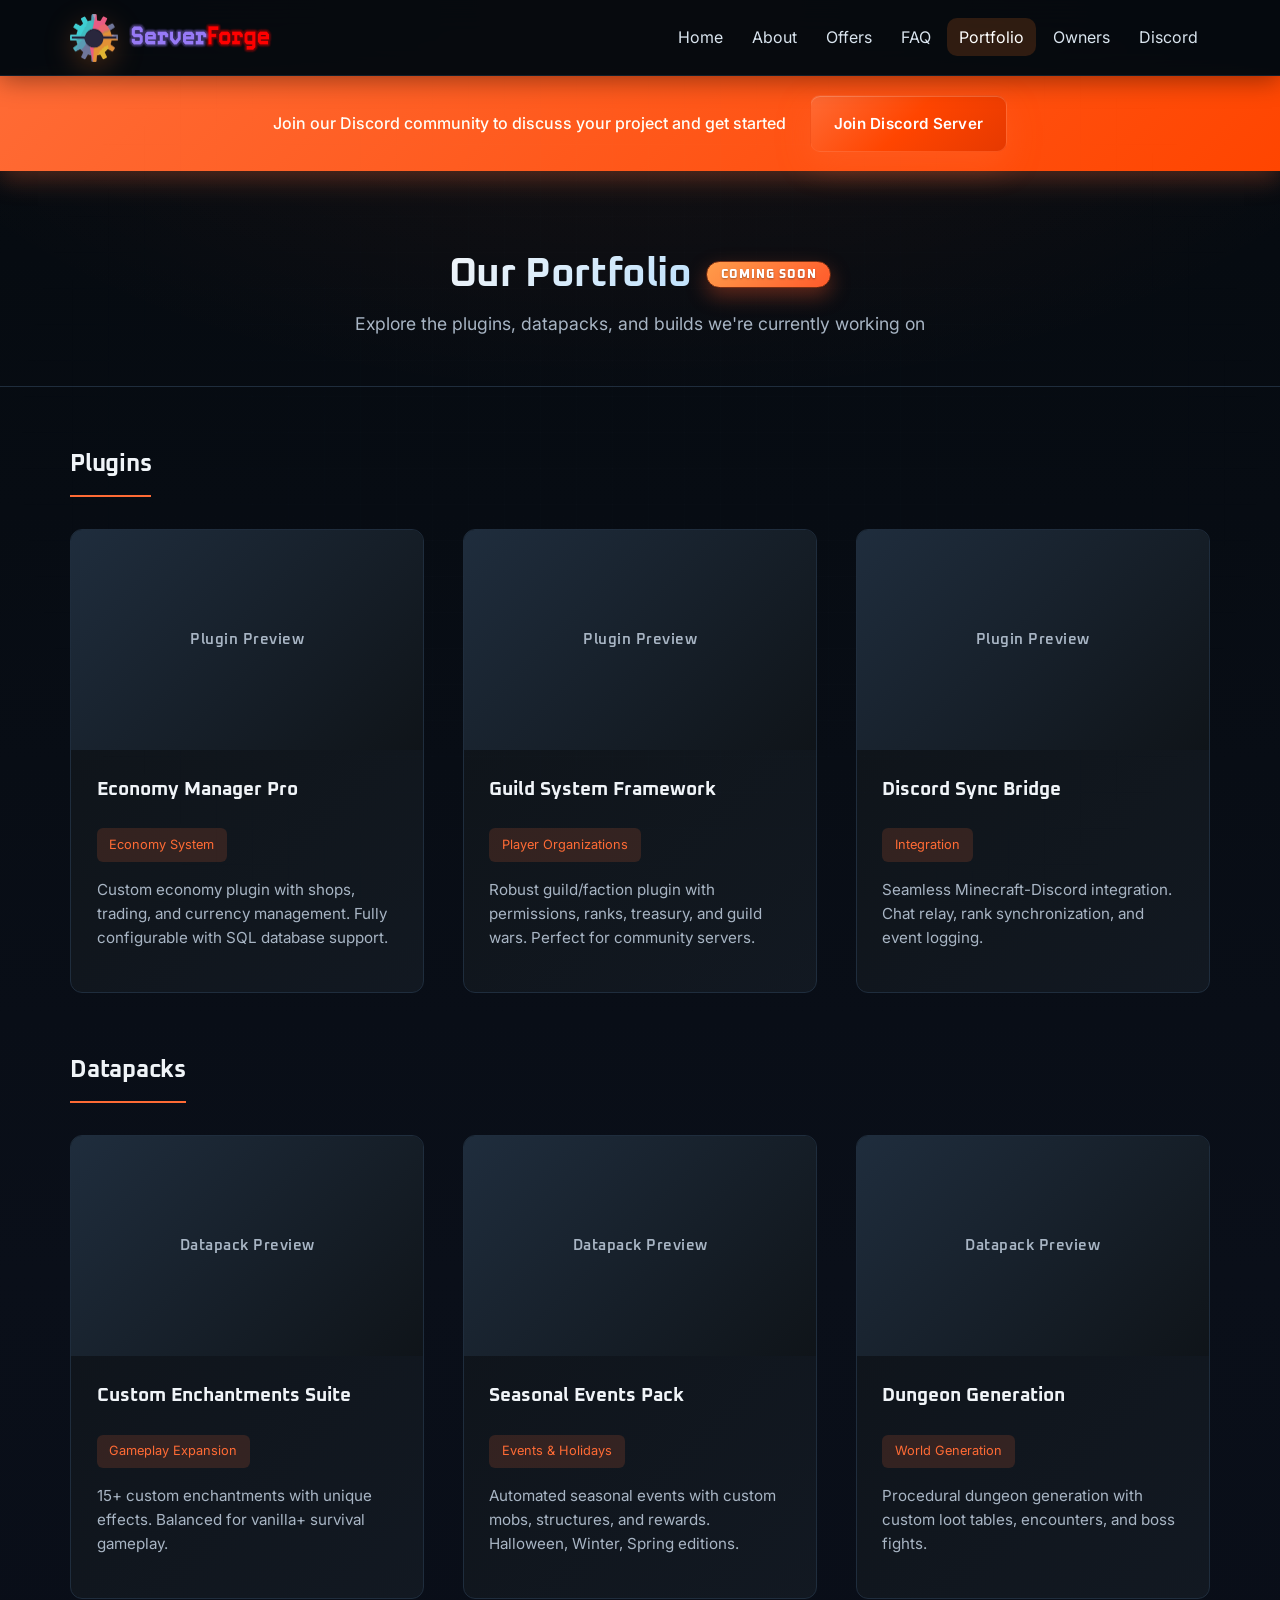
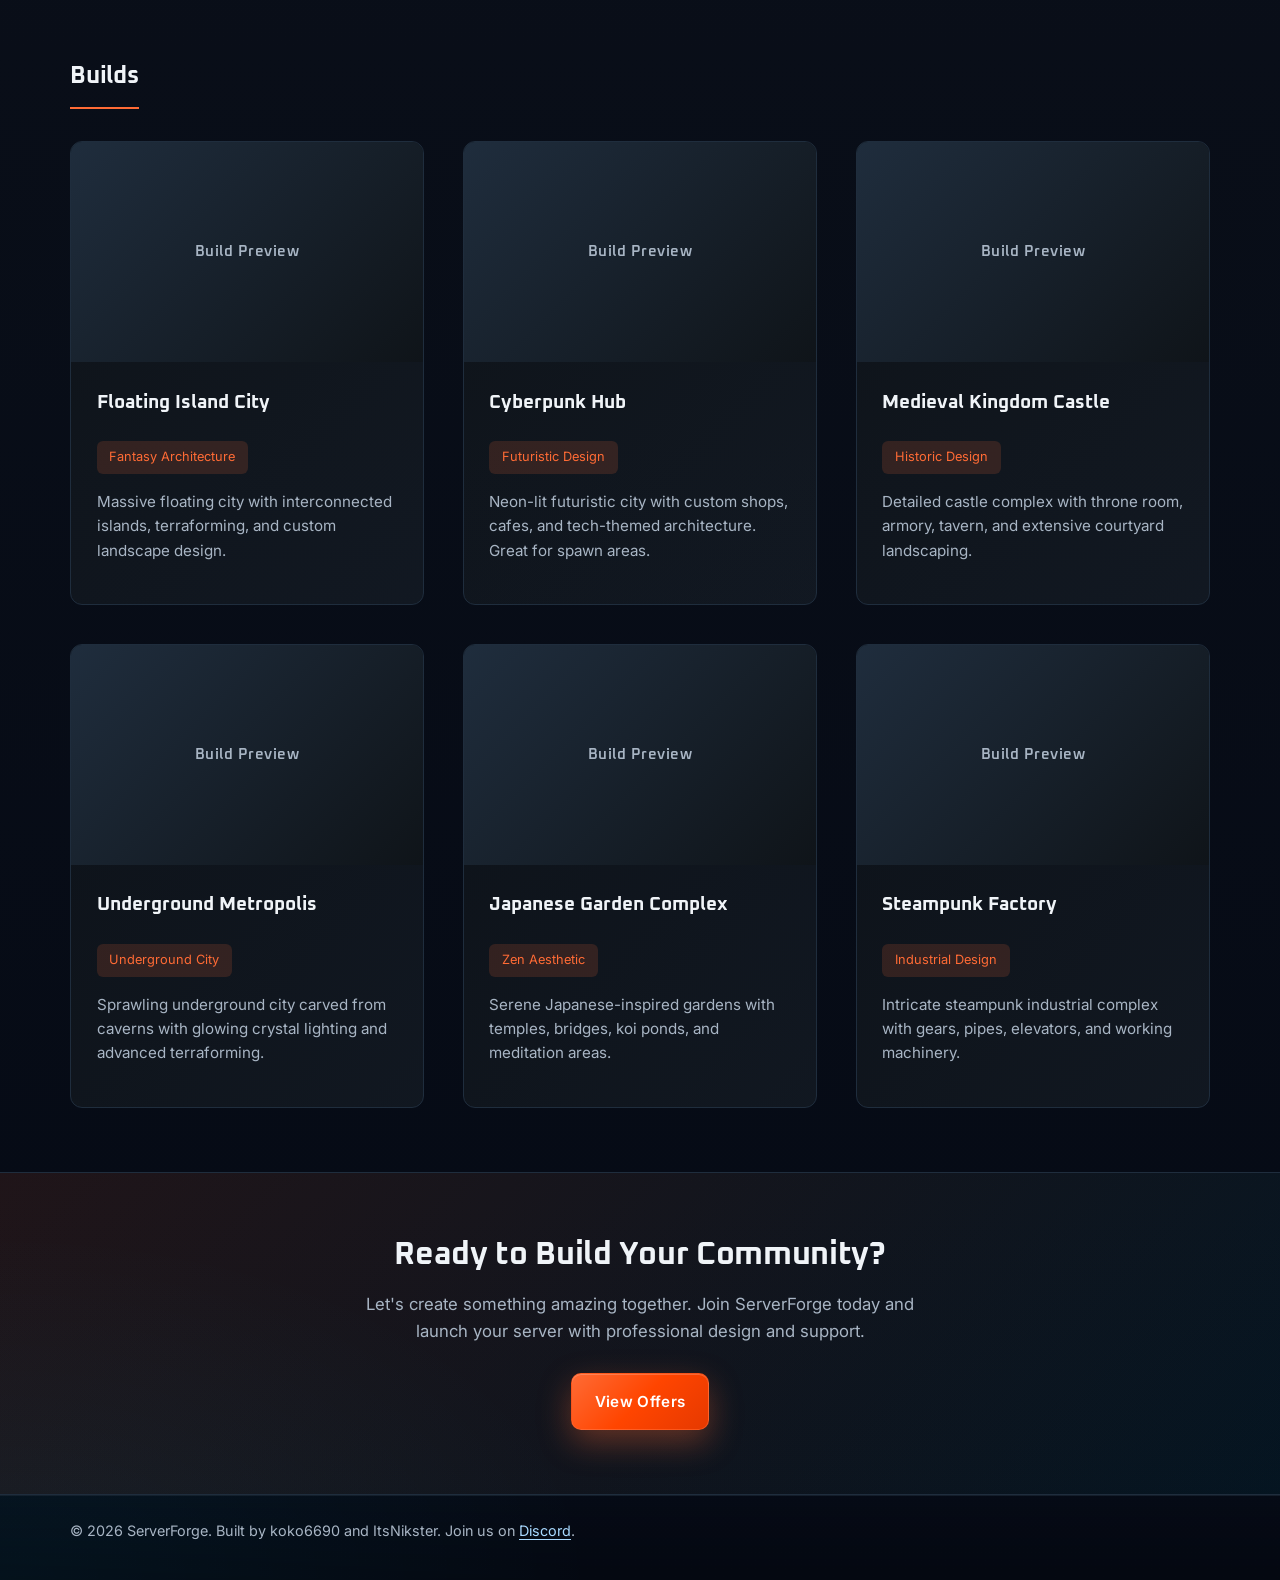
<file: portfolio.html>
<!DOCTYPE html>
<html lang="en">
<head>
  <meta charset="UTF-8">
  <meta name="viewport" content="width=device-width, initial-scale=1.0">
  <title>ServerForge Portfolio | Plugins, Datapacks & Builds</title>
  <meta name="description" content="Explore ServerForge's portfolio of custom Minecraft plugins, datapacks, and builds with project examples.">
  <meta name="theme-color" content="#ff6b35" />
  <meta property="og:title" content="ServerForge Portfolio | Plugins, Datapacks & Builds" />
  <meta property="og:description" content="Explore ServerForge's portfolio of custom Minecraft plugins, datapacks, and builds with project examples." />
  <meta property="og:image" content="assets/serverforge-hero.png" />
  <meta property="og:type" content="website" />
  <link rel="icon" href="assets/serverforge-logo-header.png" type="image/png" />
  <link rel="stylesheet" href="styles.css">
</head>
<body>
  <header class="site-header">
    <div class="container row">
      <a class="brand" href="index.html" aria-label="ServerForge home">
        <img class="brand-logo" src="assets/serverforge-logo-header.png" alt="ServerForge logo" width="192" height="194" />
        <img class="brand-wordmark" src="assets/serverforge-wordmark-header.png" alt="ServerForge" width="900" height="189" />
      </a>

      <button class="menu-button" type="button" data-menu-button aria-expanded="false" aria-controls="site-nav">Menu</button>

      <nav class="site-nav" id="site-nav" data-site-nav data-open="false" aria-label="Main navigation">
        <ul>
          <li><a href="index.html">Home</a></li>
          <li><a href="about.html">About</a></li>
          <li><a href="offers.html">Offers</a></li>
          <li><a href="faq.html">FAQ</a></li>
          <li><a href="portfolio.html" aria-current="page">Portfolio</a></li>
          <li><a href="owners.html">Owners</a></li>
          <li><a href="https://discord.gg/hBvJn2bCZu" target="_blank" rel="noopener noreferrer">Discord</a></li>
        </ul>
      </nav>
    </div>
  </header>

  <main>
    <section class="discord-banner">
      <div class="container">
        <p>Join our Discord community to discuss your project and get started</p>
        <a class="btn btn-primary" href="https://discord.gg/hBvJn2bCZu" target="_blank" rel="noopener noreferrer">Join Discord Server</a>
      </div>
    </section>

    <section class="portfolio-hero">
      <div class="container">
        <h1>Our Portfolio <span class="badge-coming-soon">Coming Soon</span></h1>
        <p>Explore the plugins, datapacks, and builds we're currently working on</p>
      </div>
    </section>

    <section class="portfolio-grid">
      <div class="container">
        <div class="portfolio-section">
          <h3 class="portfolio-category">Plugins</h3>
          <div class="grid">
            <div class="portfolio-card">
              <div class="portfolio-image">
                <div class="placeholder-image">
                  <span>Plugin Preview</span>
                </div>
              </div>
              <div class="portfolio-content">
                <h4>Economy Manager Pro</h4>
                <p class="portfolio-tag">Economy System</p>
                <p>Custom economy plugin with shops, trading, and currency management. Fully configurable with SQL database support.</p>
              </div>
            </div>

            <div class="portfolio-card">
              <div class="portfolio-image">
                <div class="placeholder-image">
                  <span>Plugin Preview</span>
                </div>
              </div>
              <div class="portfolio-content">
                <h4>Guild System Framework</h4>
                <p class="portfolio-tag">Player Organizations</p>
                <p>Robust guild/faction plugin with permissions, ranks, treasury, and guild wars. Perfect for community servers.</p>
              </div>
            </div>

            <div class="portfolio-card">
              <div class="portfolio-image">
                <div class="placeholder-image">
                  <span>Plugin Preview</span>
                </div>
              </div>
              <div class="portfolio-content">
                <h4>Discord Sync Bridge</h4>
                <p class="portfolio-tag">Integration</p>
                <p>Seamless Minecraft-Discord integration. Chat relay, rank synchronization, and event logging.</p>
              </div>
            </div>
          </div>
        </div>

        <div class="portfolio-section">
          <h3 class="portfolio-category">Datapacks</h3>
          <div class="grid">
            <div class="portfolio-card">
              <div class="portfolio-image">
                <div class="placeholder-image">
                  <span>Datapack Preview</span>
                </div>
              </div>
              <div class="portfolio-content">
                <h4>Custom Enchantments Suite</h4>
                <p class="portfolio-tag">Gameplay Expansion</p>
                <p>15+ custom enchantments with unique effects. Balanced for vanilla+ survival gameplay.</p>
              </div>
            </div>

            <div class="portfolio-card">
              <div class="portfolio-image">
                <div class="placeholder-image">
                  <span>Datapack Preview</span>
                </div>
              </div>
              <div class="portfolio-content">
                <h4>Seasonal Events Pack</h4>
                <p class="portfolio-tag">Events & Holidays</p>
                <p>Automated seasonal events with custom mobs, structures, and rewards. Halloween, Winter, Spring editions.</p>
              </div>
            </div>

            <div class="portfolio-card">
              <div class="portfolio-image">
                <div class="placeholder-image">
                  <span>Datapack Preview</span>
                </div>
              </div>
              <div class="portfolio-content">
                <h4>Dungeon Generation</h4>
                <p class="portfolio-tag">World Generation</p>
                <p>Procedural dungeon generation with custom loot tables, encounters, and boss fights.</p>
              </div>
            </div>
          </div>
        </div>

        <div class="portfolio-section">
          <h3 class="portfolio-category">Builds</h3>
          <div class="grid">
            <div class="portfolio-card">
              <div class="portfolio-image">
                <div class="placeholder-image">
                  <span>Build Preview</span>
                </div>
              </div>
              <div class="portfolio-content">
                <h4>Floating Island City</h4>
                <p class="portfolio-tag">Fantasy Architecture</p>
                <p>Massive floating city with interconnected islands, terraforming, and custom landscape design.</p>
              </div>
            </div>

            <div class="portfolio-card">
              <div class="portfolio-image">
                <div class="placeholder-image">
                  <span>Build Preview</span>
                </div>
              </div>
              <div class="portfolio-content">
                <h4>Cyberpunk Hub</h4>
                <p class="portfolio-tag">Futuristic Design</p>
                <p>Neon-lit futuristic city with custom shops, cafes, and tech-themed architecture. Great for spawn areas.</p>
              </div>
            </div>

            <div class="portfolio-card">
              <div class="portfolio-image">
                <div class="placeholder-image">
                  <span>Build Preview</span>
                </div>
              </div>
              <div class="portfolio-content">
                <h4>Medieval Kingdom Castle</h4>
                <p class="portfolio-tag">Historic Design</p>
                <p>Detailed castle complex with throne room, armory, tavern, and extensive courtyard landscaping.</p>
              </div>
            </div>

            <div class="portfolio-card">
              <div class="portfolio-image">
                <div class="placeholder-image">
                  <span>Build Preview</span>
                </div>
              </div>
              <div class="portfolio-content">
                <h4>Underground Metropolis</h4>
                <p class="portfolio-tag">Underground City</p>
                <p>Sprawling underground city carved from caverns with glowing crystal lighting and advanced terraforming.</p>
              </div>
            </div>

            <div class="portfolio-card">
              <div class="portfolio-image">
                <div class="placeholder-image">
                  <span>Build Preview</span>
                </div>
              </div>
              <div class="portfolio-content">
                <h4>Japanese Garden Complex</h4>
                <p class="portfolio-tag">Zen Aesthetic</p>
                <p>Serene Japanese-inspired gardens with temples, bridges, koi ponds, and meditation areas.</p>
              </div>
            </div>

            <div class="portfolio-card">
              <div class="portfolio-image">
                <div class="placeholder-image">
                  <span>Build Preview</span>
                </div>
              </div>
              <div class="portfolio-content">
                <h4>Steampunk Factory</h4>
                <p class="portfolio-tag">Industrial Design</p>
                <p>Intricate steampunk industrial complex with gears, pipes, elevators, and working machinery.</p>
              </div>
            </div>
          </div>
        </div>
      </div>
    </section>

    <section class="cta-section">
      <div class="container">
        <h2>Ready to Build Your Community?</h2>
        <p>Let's create something amazing together. Join ServerForge today and launch your server with professional design and support.</p>
        <a href="offers.html" class="btn btn-primary">View Offers</a>
      </div>
    </section>
  </main>

  <footer class="site-footer">
    <div class="container">
      © <span data-year></span> ServerForge. Built by koko6690 and ItsNikster. Join us on <a href="https://discord.gg/hBvJn2bCZu" target="_blank" rel="noopener noreferrer">Discord</a>.
    </div>
  </footer>

  <script src="script.js"></script>
</body>
</html>
</file>
<file: styles.css>
@import url('https://fonts.googleapis.com/css2?family=Oxanium:wght@400;500;600;700;800&family=Inter:wght@300;400;500;600;700&display=swap');

:root {
  --bg-night: #050a0f;
  --bg-slate: #0f1419;
  --panel: #0a0f17;
  --panel-soft: #141b24;
  --text-main: #f0f4f8;
  --text-muted: #a8b5c4;
  --line: #1f2d3d;
  --ember: #ff6b35;
  --ember-soft: #ff9a66;
  --mint: #00d9ff;
  --focus: #6fe0ff;
  --accent-gold: #ffa500;
  --radius: 12px;
  --shadow: 0 20px 50px rgba(0, 0, 0, 0.7);
  --shadow-lg: 0 25px 60px rgba(0, 0, 0, 0.8);
}

* {
  box-sizing: border-box;
}

html,
body {
  margin: 0;
  padding: 0;
}

body {
  font-family: 'Inter', 'Segoe UI', sans-serif;
  color: var(--text-main);
  background:
    radial-gradient(1600px 800px at 50% 0%, rgba(255, 107, 53, 0.08), transparent 50%),
    radial-gradient(1200px 700px at 0% 100%, rgba(0, 217, 255, 0.06), transparent 50%),
    linear-gradient(180deg, #050a0f, #0a0f19 40%, #050a15 100%);
  min-height: 100vh;
  line-height: 1.6;
}

body::before {
  content: '';
  position: fixed;
  inset: 0;
  pointer-events: none;
  opacity: 0.22;
  background-image:
    linear-gradient(rgba(171, 197, 224, 0.06) 1px, transparent 1px),
    linear-gradient(90deg, rgba(171, 197, 224, 0.05) 1px, transparent 1px);
  background-size: 36px 36px;
  mask-image: radial-gradient(circle at center, black 30%, transparent 100%);
}

a {
  color: inherit;
  text-decoration: none;
}

img {
  max-width: 100%;
  display: block;
}

.container {
  width: min(1140px, calc(100% - 2.4rem));
  margin: 0 auto;
}

.site-header {
  position: sticky;
  top: 0;
  z-index: 20;
  border-bottom: 1px solid rgba(31, 45, 61, 0.6);
  background: rgba(5, 10, 15, 0.85);
  backdrop-filter: blur(16px);
  box-shadow: 0 4px 24px rgba(0, 0, 0, 0.4);
}

.site-header .row {
  display: flex;
  align-items: center;
  justify-content: space-between;
  gap: 1.2rem;
  padding: 0.85rem 0;
}

.discord-banner {
  background: linear-gradient(135deg, #ff6b35 0%, #ff4500 100%);
  padding: 1.2rem 0;
  text-align: center;
  box-shadow: 0 8px 24px rgba(255, 107, 53, 0.3);
  transition: all 300ms ease;
  opacity: 1;
  visibility: visible;
}

.discord-banner.hidden {
  opacity: 0;
  visibility: hidden;
  transform: translateY(-100%);
}

.discord-banner .container {
  display: flex;
  align-items: center;
  justify-content: center;
  gap: 1.5rem;
  flex-wrap: wrap;
}

.discord-banner p {
  margin: 0;
  color: #fffef7;
  font-weight: 500;
  font-size: 1rem;
}

.discord-banner .btn {
  margin: 0;
}

.brand {
  display: inline-flex;
  align-items: center;
  gap: 0.7rem;
  min-width: 0;
}

.brand-logo {
  width: 48px;
  height: 48px;
  object-fit: contain;
  flex: 0 0 auto;
  filter: drop-shadow(0 8px 14px rgba(255, 122, 33, 0.26));
}

.brand-wordmark {
  height: 30px;
  width: auto;
  max-width: min(260px, 38vw);
  object-fit: contain;
}

.site-nav ul {
  margin: 0;
  padding: 0;
  list-style: none;
  display: flex;
  align-items: center;
  gap: 0.3rem;
}

.site-nav a {
  padding: 0.58rem 0.75rem;
  border-radius: 10px;
  color: #d9e4ee;
  transition: 180ms ease;
}

.site-nav a:hover,
.site-nav a[aria-current='page'] {
  color: white;
  background: rgba(255, 122, 33, 0.17);
}

.menu-button {
  display: none;
  border: 1px solid var(--line);
  background: rgba(15, 24, 35, 0.75);
  color: var(--text-main);
  padding: 0.5rem 0.65rem;
  border-radius: 10px;
  font: inherit;
}

.page-hero {
  padding: clamp(3.2rem, 7vw, 5.2rem) 0 2.2rem;
}

.page-hero .hero-grid {
  display: grid;
  grid-template-columns: 1.1fr 0.9fr;
  gap: clamp(1.4rem, 5vw, 2.6rem);
  align-items: center;
}

.kicker {
  display: inline-block;
  padding: 0.45rem 0.85rem;
  border-radius: 999px;
  border: 1px solid rgba(255, 107, 53, 0.5);
  background: rgba(255, 107, 53, 0.12);
  font-size: 0.75rem;
  letter-spacing: 0.1em;
  text-transform: uppercase;
  color: #ffb380;
  font-weight: 600;
}

h1,
h2,
h3 {
  margin: 0;
  font-family: 'Oxanium', sans-serif;
  line-height: 1.15;
  font-weight: 700;
  letter-spacing: -0.01em;
}

h1 {
  margin-top: 1rem;
  font-size: clamp(2.4rem, 7vw, 4.2rem);
  background: linear-gradient(135deg, #f0f4f8 0%, #a8d9ff 100%);
  -webkit-background-clip: text;
  -webkit-text-fill-color: transparent;
  background-clip: text;
}

.lead {
  margin: 1rem 0 0;
  color: #c8d6e4;
  font-size: clamp(1rem, 2vw, 1.13rem);
  line-height: 1.7;
  max-width: 66ch;
}

.actions {
  margin-top: 1.8rem;
  display: flex;
  flex-wrap: wrap;
  gap: 1rem;
}

.btn {
  display: inline-flex;
  align-items: center;
  justify-content: center;
  gap: 0.4rem;
  padding: 0.95rem 1.4rem;
  border-radius: 10px;
  border: 1px solid transparent;
  font-weight: 600;
  letter-spacing: 0.02em;
  font-size: 0.95rem;
  transition: all 200ms cubic-bezier(0.4, 0, 0.2, 1);
  cursor: pointer;
  position: relative;
  overflow: hidden;
}

.btn::before {
  content: '';
  position: absolute;
  inset: 0;
  background: radial-gradient(circle at var(--mouse-x, 50%) var(--mouse-y, 50%), rgba(255, 255, 255, 0.1), transparent 50%);
  opacity: 0;
  transition: opacity 200ms ease;
}

.btn-primary {
  background: linear-gradient(135deg, #ff6b35 0%, #ff4500 50%, #e63900 100%);
  color: #ffffff;
  box-shadow: 0 12px 32px rgba(255, 107, 53, 0.35), inset 0 1px 0 rgba(255, 255, 255, 0.2);
  border-color: rgba(255, 107, 53, 0.5);
}

.btn-primary:hover {
  transform: translateY(-2px);
  box-shadow: 0 16px 40px rgba(255, 107, 53, 0.45), inset 0 1px 0 rgba(255, 255, 255, 0.3);
  filter: brightness(1.08);
}

.btn-primary:active {
  transform: translateY(0);
}

.btn-secondary {
  border-color: #2d4055;
  color: #e8f0f8;
  background: rgba(20, 27, 36, 0.8);
  box-shadow: 0 8px 24px rgba(0, 0, 0, 0.3), inset 0 1px 0 rgba(255, 255, 255, 0.05);
}

.btn-secondary:hover {
  border-color: #3d5570;
  background: rgba(30, 40, 55, 0.9);
  box-shadow: 0 12px 32px rgba(0, 0, 0, 0.4), inset 0 1px 0 rgba(255, 255, 255, 0.1);
  transform: translateY(-1px);
}

.hero-card {
  position: relative;
  background: linear-gradient(135deg, #0f1419 0%, #141b24 100%);
  border: 1px solid rgba(0, 217, 255, 0.15);
  border-radius: 16px;
  box-shadow: var(--shadow-lg), inset 0 1px 0 rgba(255, 255, 255, 0.05);
  padding: 2rem;
  overflow: hidden;
  backdrop-filter: blur(10px);
}

.hero-card::before {
  content: '';
  position: absolute;
  top: 0;
  left: 0;
  right: 0;
  height: 1px;
  background: linear-gradient(90deg, transparent, rgba(0, 217, 255, 0.3), transparent);
}

.hero-card::after {
  content: '';
  position: absolute;
  width: 200px;
  height: 200px;
  border-radius: 50%;
  background: radial-gradient(circle, rgba(0, 217, 255, 0.15), transparent 70%);
  top: -80px;
  right: -60px;
}

.hero-card h3 {
  font-size: 1.2rem;
}

.hero-lockup {
  width: min(100%, 360px);
  height: auto;
  margin: 0 auto 0.9rem;
  filter: drop-shadow(0 10px 16px rgba(11, 18, 28, 0.5));
}

.hero-list {
  margin: 1.2rem 0 0;
  padding: 0;
  list-style: none;
  display: grid;
  gap: 0.7rem;
}

.hero-list li {
  background: linear-gradient(135deg, rgba(20, 27, 36, 0.6), rgba(15, 20, 28, 0.4));
  border: 1px solid rgba(0, 217, 255, 0.2);
  border-radius: 10px;
  padding: 0.8rem 0.95rem;
  color: #d9e6f2;
  font-size: 0.95rem;
  transform: translateY(16px);
  opacity: 0;
  animation: reveal 0.8s ease forwards;
  transition: all 300ms ease;
  position: relative;
  overflow: hidden;
}

.hero-list li::before {
  content: '';
  position: absolute;
  left: 0;
  top: 0;
  bottom: 0;
  width: 3px;
  background: linear-gradient(180deg, #00d9ff, transparent);
  opacity: 0;
  transition: opacity 300ms ease;
}

.hero-list li:hover {
  border-color: rgba(0, 217, 255, 0.4);
  background: linear-gradient(135deg, rgba(25, 35, 50, 0.8), rgba(20, 25, 35, 0.6));
}

.hero-list li:hover::before {
  opacity: 1;
}

.hero-list li:nth-child(2) { animation-delay: 0.13s; }
.hero-list li:nth-child(3) { animation-delay: 0.26s; }
.hero-list li:nth-child(4) { animation-delay: 0.39s; }

.section {
  padding: 3rem 0;
}

.section h2 {
  font-size: clamp(1.8rem, 4vw, 2.5rem);
  margin-bottom: 1.2rem;
  background: linear-gradient(135deg, #f0f4f8 0%, #a8d9ff 100%);
  -webkit-background-clip: text;
  -webkit-text-fill-color: transparent;
  background-clip: text;
}

.section p {
  color: #c4d2df;
  line-height: 1.8;
}

.grid {
  display: grid;
  gap: 1.4rem;
}

.grid.cols-3 {
  grid-template-columns: repeat(3, minmax(0, 1fr));
}

.card {
  background: linear-gradient(135deg, #0f1419 0%, #0a0f17 100%);
  border: 1px solid rgba(31, 45, 61, 0.7);
  border-radius: var(--radius);
  padding: 1.8rem;
  box-shadow: 0 8px 24px rgba(0, 0, 0, 0.4);
  transition: all 300ms cubic-bezier(0.4, 0, 0.2, 1);
  position: relative;
  overflow: hidden;
}

.card::before {
  content: '';
  position: absolute;
  inset: 0;
  background: linear-gradient(135deg, transparent, rgba(0, 217, 255, 0.05));
  opacity: 0;
  transition: opacity 300ms ease;
}

.card:hover {
  border-color: rgba(0, 217, 255, 0.35);
  box-shadow: 0 12px 40px rgba(0, 217, 255, 0.15), 0 8px 24px rgba(0, 0, 0, 0.4);
  transform: translateY(-4px);
}

.card:hover::before {
  opacity: 1;
}

.card h3 {
  font-size: 1.25rem;
  margin-bottom: 0.6rem;
  color: #f0f4f8;
}

.price {
  display: inline-block;
  margin-top: 0.8rem;
  font-family: 'Oxanium', sans-serif;
  color: #ff9a66;
  font-size: 1.35rem;
  font-weight: 700;
}

.notice {
  margin-top: 1.2rem;
  border-left: 4px solid #ff6b35;
  background: rgba(255, 107, 53, 0.1);
  padding: 1rem 1.1rem;
  border-radius: 8px;
  border: 1px solid rgba(255, 107, 53, 0.25);
}

.notice strong {
  color: #ffb380;
}

.split {
  display: grid;
  grid-template-columns: 1fr 1fr;
  gap: 1.4rem;
}

.list {
  margin: 1rem 0 0;
  padding-left: 1.4rem;
  color: #d2deea;
  line-height: 1.8;
}

.list li {
  margin-bottom: 0.6rem;
}

.list li + li {
  margin-top: 0.6rem;
}

.table-wrap {
  overflow-x: auto;
  border: 1px solid rgba(31, 45, 61, 0.7);
  border-radius: 12px;
  background: linear-gradient(135deg, rgba(15, 20, 28, 0.5), rgba(10, 15, 23, 0.5));
}

table {
  width: 100%;
  border-collapse: collapse;
  min-width: 580px;
}

th,
td {
  text-align: left;
  padding: 0.95rem 1rem;
  border-bottom: 1px solid rgba(31, 45, 61, 0.6);
}

th {
  background: rgba(20, 27, 36, 0.9);
  color: #f0f4f8;
  font-family: 'Oxanium', sans-serif;
  font-weight: 600;
  font-size: 0.95rem;
}

tr:last-child td {
  border-bottom: none;
}

tr:hover td {
  background: rgba(0, 217, 255, 0.05);
}

.faq {
  display: grid;
  gap: 0.9rem;
}

.faq details {
  border: 1px solid rgba(31, 45, 61, 0.7);
  background: linear-gradient(135deg, #0f1419 0%, #0a0f17 100%);
  border-radius: 12px;
  padding: 1rem 1.2rem;
  cursor: pointer;
  transition: all 300ms ease;
}

.faq details:hover {
  border-color: rgba(0, 217, 255, 0.35);
  box-shadow: 0 8px 24px rgba(0, 217, 255, 0.1);
}

.faq summary {
  cursor: pointer;
  font-weight: 600;
  list-style: none;
  color: #f0f4f8;
  font-size: 1rem;
  display: flex;
  justify-content: space-between;
  align-items: center;
}

.faq summary::-webkit-details-marker {
  display: none;
}

.faq summary::after {
  content: '+';
  font-size: 1.5rem;
  font-weight: 300;
  color: #00d9ff;
  transition: transform 300ms ease;
  margin-left: 1rem;
}

.faq details[open] summary::after {
  transform: rotate(45deg);
  color: #ff6b35;
}

.faq p {
  margin: 1rem 0 0;
  color: #b5c5d4;
  line-height: 1.7;
}

.cta {
  margin: 2.8rem 0;
  padding: 2rem 2.2rem;
  border-radius: 16px;
  border: 1px solid rgba(0, 217, 255, 0.3);
  background: linear-gradient(135deg, rgba(15, 26, 40, 0.95), rgba(10, 15, 25, 0.95));
  box-shadow: 0 16px 40px rgba(0, 217, 255, 0.1), inset 0 1px 0 rgba(255, 255, 255, 0.05);
  position: relative;
  overflow: hidden;
}

.cta::before {
  content: '';
  position: absolute;
  top: 0;
  left: 0;
  right: 0;
  height: 1px;
  background: linear-gradient(90deg, transparent, rgba(0, 217, 255, 0.3), transparent);
}

.cta h2 {
  margin-bottom: 0.6rem;
}

.site-footer {
  border-top: 1px solid rgba(31, 45, 61, 0.6);
  padding: 1.4rem 0 2.4rem;
  color: var(--text-muted);
  font-size: 0.9rem;
  background: linear-gradient(180deg, transparent, rgba(0, 0, 0, 0.2));
}

.site-footer a {
  color: #a8d9ff;
  text-decoration: underline;
  text-underline-offset: 3px;
  transition: color 200ms ease;
}

.site-footer a:hover {
  color: #ffffff;
}

.owners-grid {
  display: grid;
  grid-template-columns: repeat(2, 1fr);
  gap: 3rem;
  max-width: 1000px;
  margin: 0 auto;
  overflow: visible;
}

.owner-card {
  display: flex;
  flex-direction: column;
  align-items: center;
  text-align: center;
  overflow: visible;
}

.owner-image {
  width: 280px;
  height: 280px;
  border-radius: 50%;
  overflow: visible;
  margin-bottom: 1.8rem;
  border: 3px solid #ff6b35;
  box-shadow: 0 12px 40px rgba(255, 107, 53, 0.25), 0 0 60px rgba(0, 217, 255, 0.1);
  position: relative;
  display: flex;
  align-items: center;
  justify-content: center;
}

.owner-image img:first-child {
  width: 100%;
  height: 100%;
  object-fit: cover;
  border-radius: 50%;
  position: absolute;
  z-index: 1;
}

.owner-decoration {
  position: absolute;
  width: 330px;
  height: 330px;
  object-fit: contain;
  z-index: 2;
  top: 50%;
  left: 50%;
  transform: translate(-50%, -50%);
  opacity: 0.95;
  max-width: none;
}

.owner-card h3 {
  font-size: 1.5rem;
  margin-bottom: 0.4rem;
  color: #f0f4f8;
}

.owner-role {
  font-size: 0.95rem;
  color: #ff9a66;
  font-weight: 600;
  margin: 0 0 1rem;
  text-transform: uppercase;
  letter-spacing: 0.08em;
}

.owner-bio {
  color: #c4d2df;
  line-height: 1.8;
  max-width: 380px;
  margin: 0;
}

@keyframes reveal {
  from {
    transform: translateY(16px);
    opacity: 0;
  }
  to {
    transform: translateY(0);
    opacity: 1;
  }
}

@media (max-width: 920px) {
  .page-hero .hero-grid,
  .split,
  .grid.cols-3,
  .owners-grid {
    grid-template-columns: 1fr;
  }
}

@media (max-width: 980px) {
  .menu-button {
    display: inline-flex;
  }

  .site-nav {
    position: absolute;
    left: 0;
    right: 0;
    top: 100%;
    border-bottom: 1px solid #273d54;
    background: rgba(9, 15, 23, 0.98);
    transform-origin: top;
    transform: scaleY(0);
    opacity: 0;
    pointer-events: none;
    transition: 160ms ease;
  }

  .site-nav[data-open='true'] {
    transform: scaleY(1);
    opacity: 1;
    pointer-events: auto;
  }

  .site-nav ul {
    flex-direction: column;
    align-items: stretch;
    gap: 0;
    padding: 0.6rem;
  }

  .site-nav a {
    display: block;
    width: 100%;
  }

  .brand-logo {
    width: 40px;
    height: 40px;
  }

  .brand-wordmark {
    height: 24px;
    max-width: min(190px, 42vw);
  }
}

/* Portfolio Page Styles */
.portfolio-hero {
  padding: 4rem 0 3rem 0;
  text-align: center;
  border-bottom: 1px solid var(--line);
}

.portfolio-hero h1 {
  font-family: 'Oxanium', sans-serif;
  font-size: 2.5rem;
  font-weight: 700;
  margin-bottom: 0.8rem;
  color: var(--text-main);
  display: inline-flex;
  align-items: center;
  justify-content: center;
  gap: 0.9rem;
  flex-wrap: wrap;
}

.badge-coming-soon {
  display: inline-flex;
  align-items: center;
  padding: 0.38rem 0.85rem;
  border-radius: 999px;
  font-size: 0.72rem;
  font-weight: 800;
  letter-spacing: 0.08em;
  text-transform: uppercase;
  color: #ffffff;
  -webkit-text-fill-color: #ffffff;
  background: linear-gradient(135deg, #ff9c4a 0%, #ff5a2b 100%);
  -webkit-background-clip: border-box;
  background-clip: border-box;
  border: 1px solid #7d2f12;
  text-shadow: 0 1px 2px rgba(0, 0, 0, 0.35);
  box-shadow: 0 8px 20px rgba(255, 90, 43, 0.35);
}

.portfolio-hero p {
  font-size: 1.1rem;
  color: var(--text-muted);
  margin: 0;
}

.portfolio-grid {
  padding: 4rem 0;
}

.portfolio-section {
  margin-bottom: 4rem;
}

.portfolio-section:last-child {
  margin-bottom: 0;
}

.portfolio-category {
  font-family: 'Oxanium', sans-serif;
  font-size: 1.5rem;
  font-weight: 700;
  margin: 0 0 2rem 0;
  color: var(--text-main);
  padding-bottom: 1rem;
  border-bottom: 2px solid var(--ember);
  display: inline-block;
}

.portfolio-grid .grid {
  display: grid;
  grid-template-columns: repeat(3, 1fr);
  gap: 2.4rem;
}

.portfolio-card {
  background: linear-gradient(135deg, rgba(15, 20, 25, 0.8), rgba(20, 27, 36, 0.8));
  border: 1px solid var(--line);
  border-radius: var(--radius);
  overflow: hidden;
  transition: all 300ms ease;
  display: flex;
  flex-direction: column;
}

.portfolio-card:hover {
  transform: translateY(-8px);
  border-color: var(--ember);
  box-shadow: 0 16px 40px rgba(255, 107, 53, 0.2);
}

.portfolio-image {
  width: 100%;
  height: 220px;
  overflow: hidden;
  background: linear-gradient(135deg, rgba(255, 107, 53, 0.1), rgba(0, 217, 255, 0.05));
  position: relative;
}

.placeholder-image {
  width: 100%;
  height: 100%;
  display: flex;
  align-items: center;
  justify-content: center;
  background: linear-gradient(135deg, #1f2d3d 0%, #0f1419 100%);
  color: var(--text-muted);
  font-family: 'Oxanium', sans-serif;
  font-size: 0.95rem;
  font-weight: 600;
  letter-spacing: 0.5px;
}

.portfolio-content {
  padding: 1.6rem;
  flex-grow: 1;
  display: flex;
  flex-direction: column;
}

.portfolio-card h3 {
  font-family: 'Oxanium', sans-serif;
  font-size: 1.3rem;
  font-weight: 700;
  margin: 0 0 0.6rem 0;
  color: var(--text-main);
}

.portfolio-card h4 {
  font-family: 'Oxanium', sans-serif;
  font-size: 1.2rem;
  font-weight: 700;
  margin: 0 0 0.6rem 0;
  color: var(--text-main);
}

.portfolio-tag {
  display: inline-block;
  font-size: 0.8rem;
  color: var(--ember);
  background: rgba(255, 107, 53, 0.15);
  padding: 0.4rem 0.8rem;
  border-radius: 6px;
  margin-bottom: 1rem;
  width: fit-content;
}

.portfolio-content > p:not(.portfolio-tag) {
  color: var(--text-muted);
  font-size: 0.95rem;
  line-height: 1.6;
  margin: 0 0 1rem 0;
  flex-grow: 1;
}

.portfolio-meta {
  display: flex;
  flex-wrap: wrap;
  gap: 1rem;
  font-size: 0.85rem;
  color: var(--mint);
  border-top: 1px solid var(--line);
  padding-top: 1rem;
}

.portfolio-meta span {
  display: flex;
  align-items: center;
  gap: 0.4rem;
}

.cta-section {
  padding: 4rem 0;
  background: linear-gradient(135deg, rgba(255, 107, 53, 0.1), rgba(0, 217, 255, 0.05));
  border-top: 1px solid var(--line);
  border-bottom: 1px solid var(--line);
  text-align: center;
}

.cta-section h2 {
  font-family: 'Oxanium', sans-serif;
  font-size: 2rem;
  font-weight: 700;
  margin-bottom: 0.8rem;
  color: var(--text-main);
}

.cta-section p {
  font-size: 1.05rem;
  color: var(--text-muted);
  margin-bottom: 1.8rem;
  max-width: 600px;
  margin-left: auto;
  margin-right: auto;
}

@media (max-width: 920px) {
  .portfolio-grid .grid {
    grid-template-columns: repeat(2, 1fr);
  }
}

@media (max-width: 600px) {
  .portfolio-grid .grid {
    grid-template-columns: 1fr;
  }

  .portfolio-hero h1 {
    font-size: 1.8rem;
  }

  .cta-section h2 {
    font-size: 1.5rem;
  }
}
</file>
